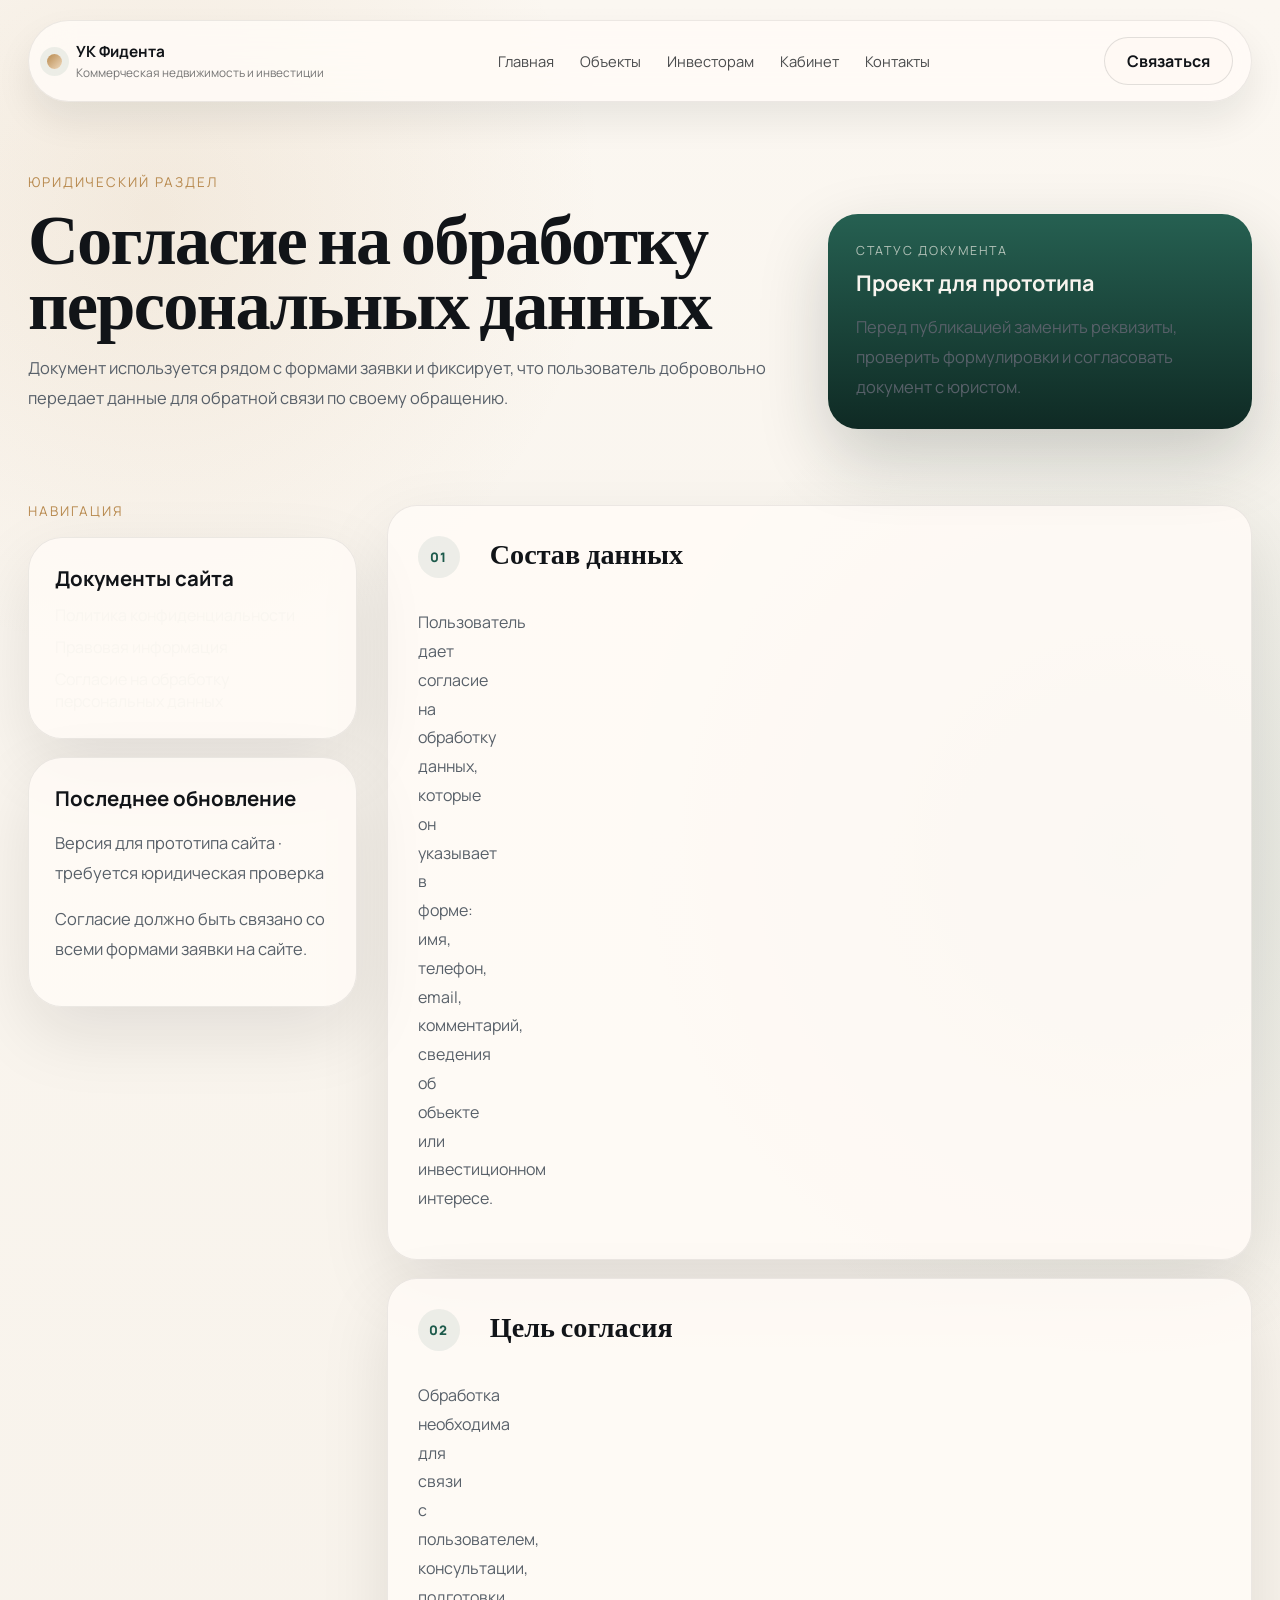
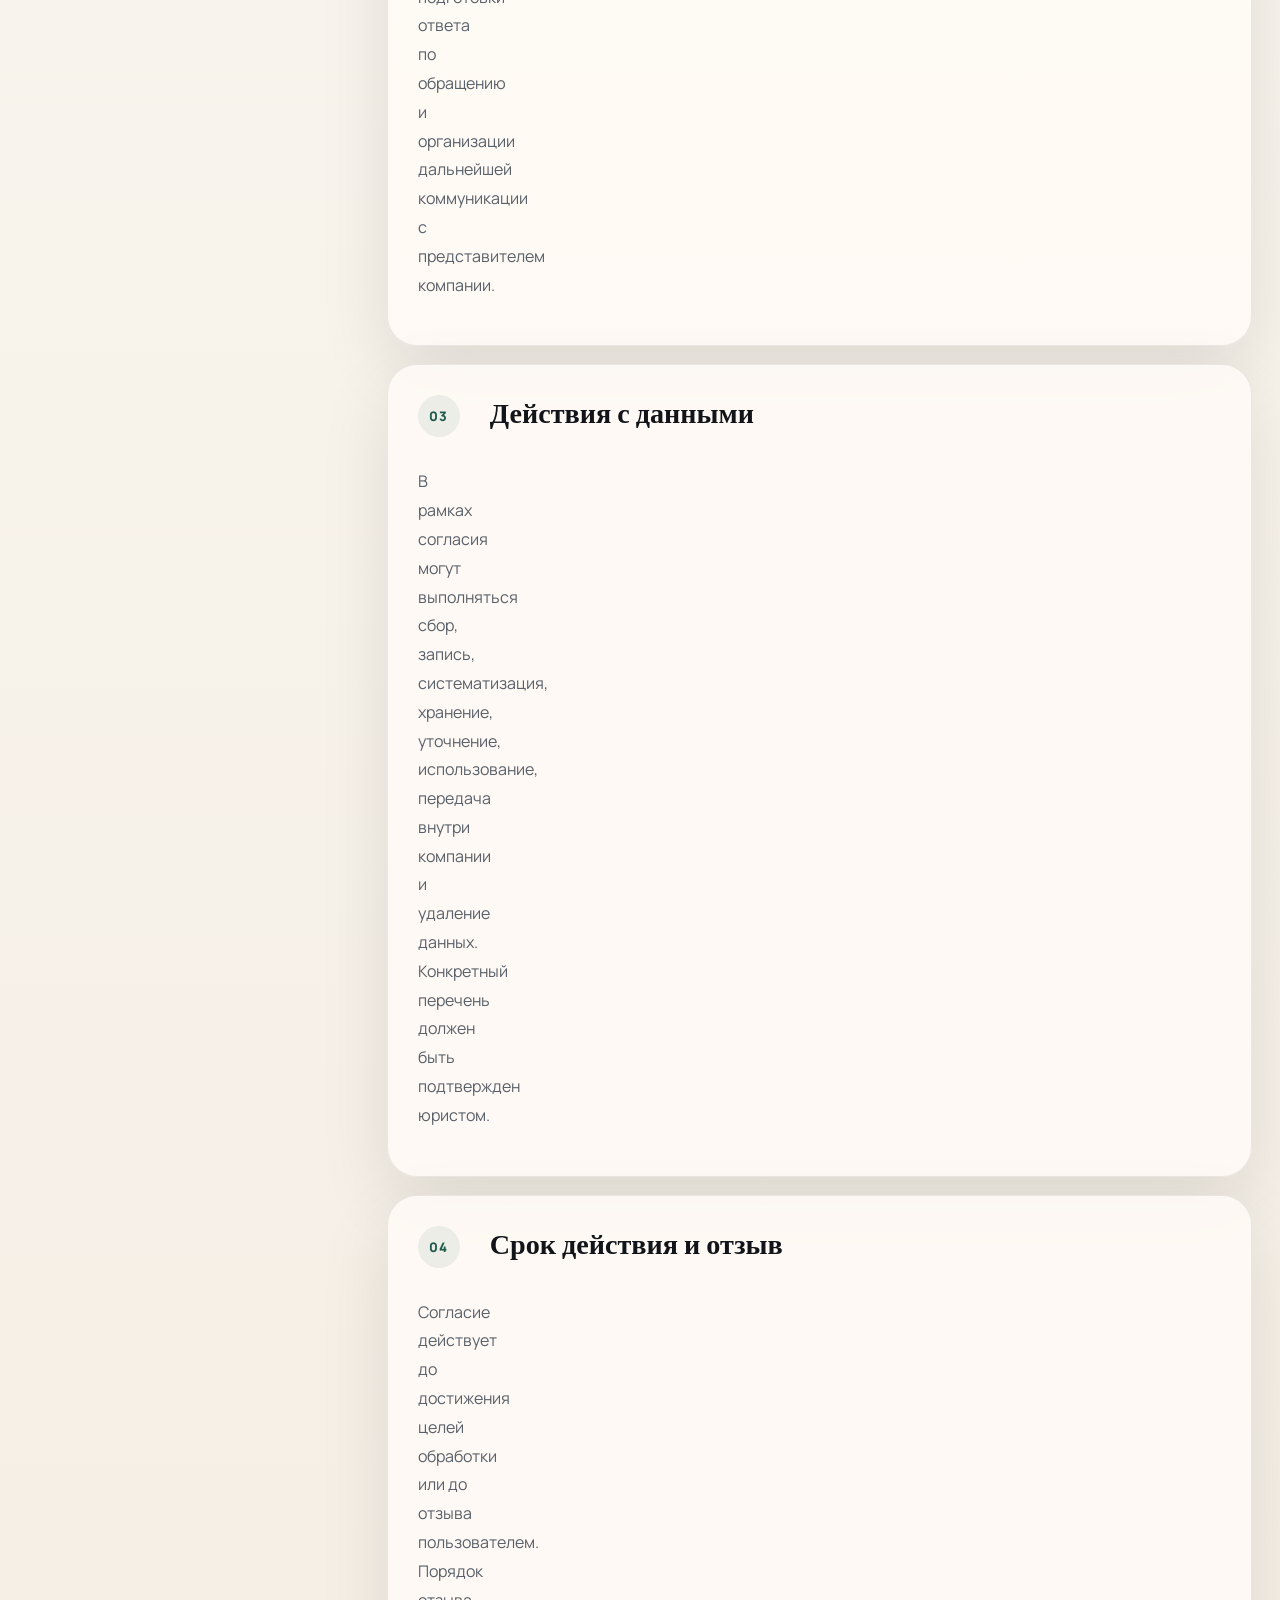
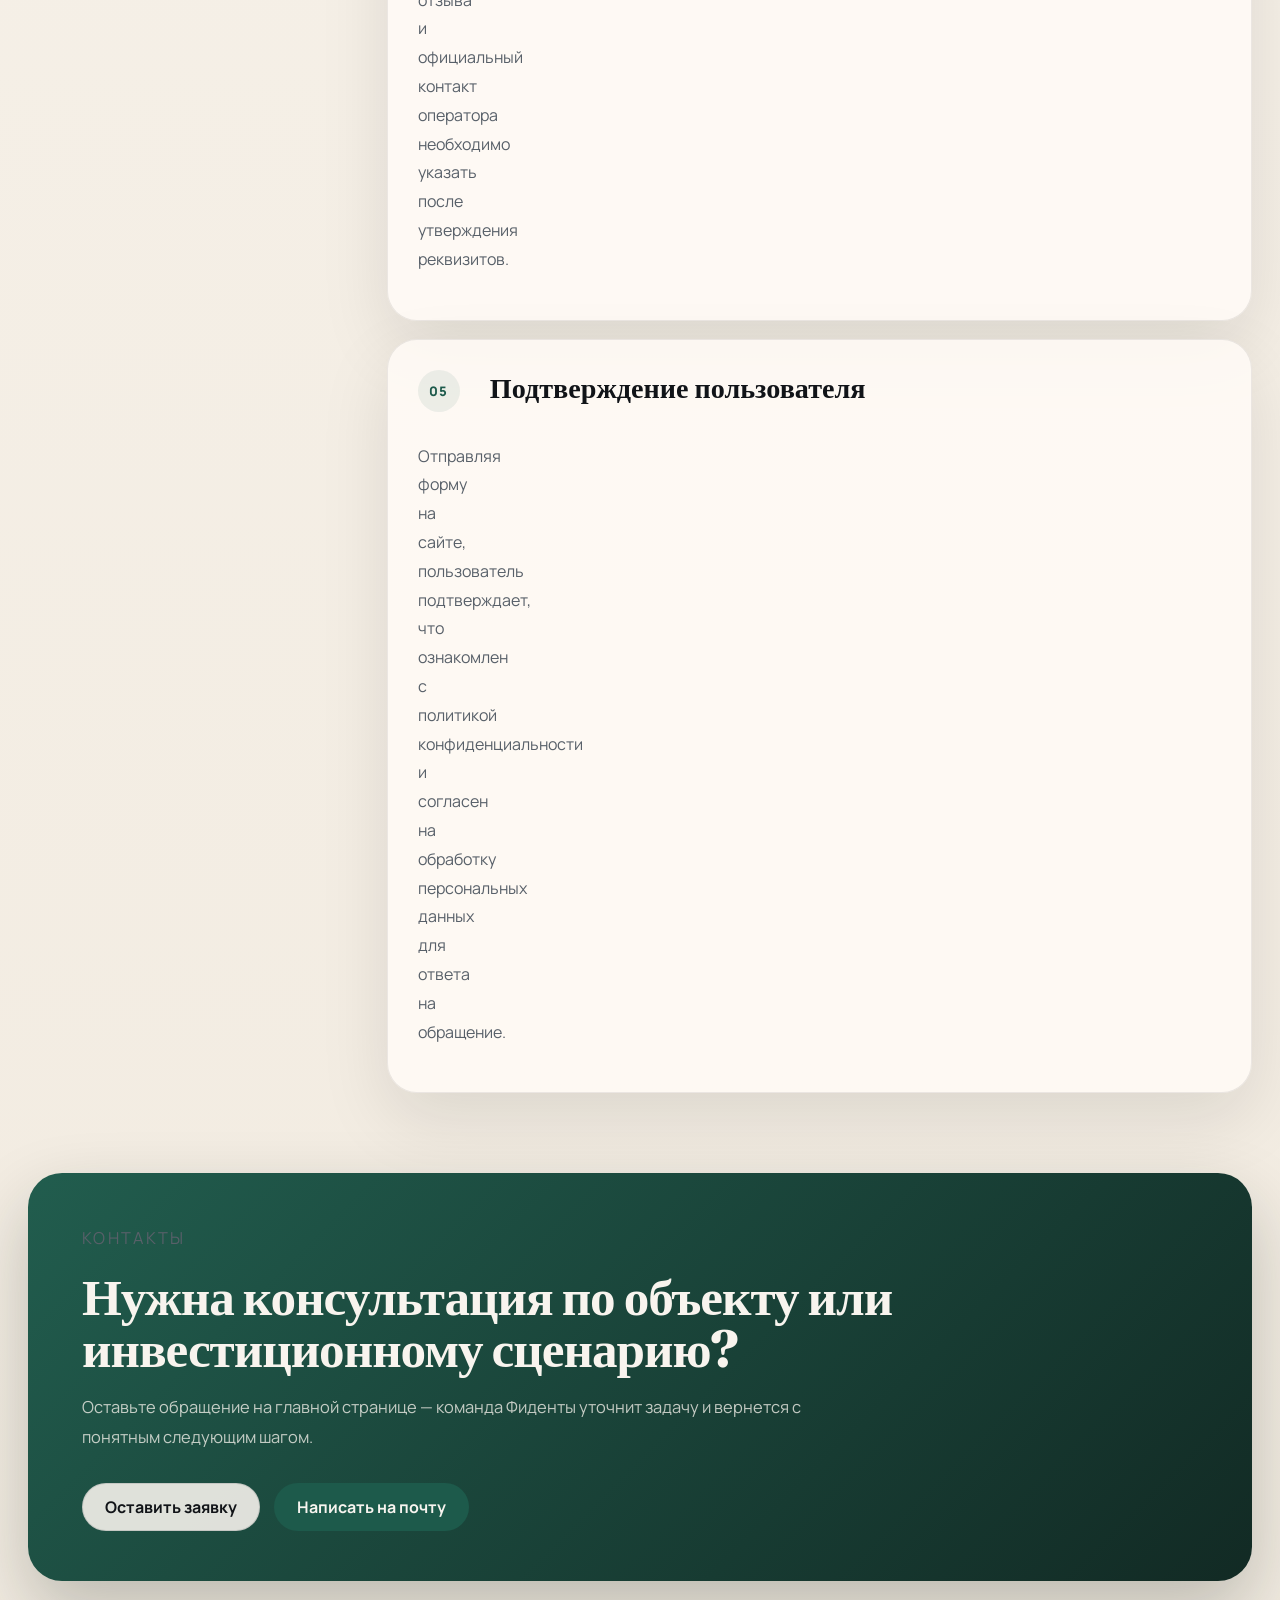
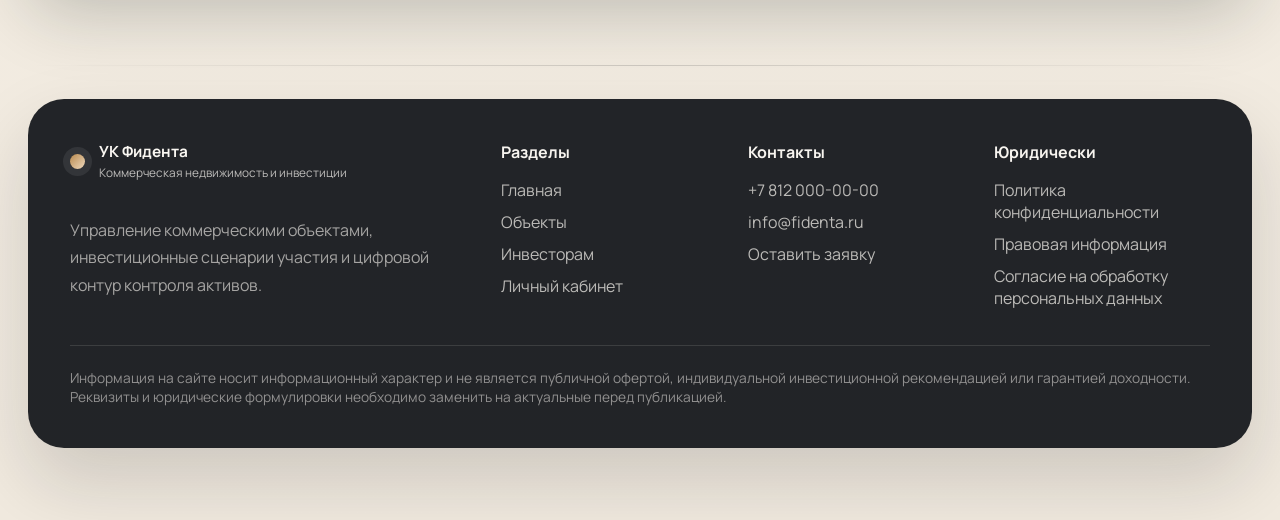
<file: consent.html>
<!doctype html>
<html lang="ru">
<head>
  <meta charset="UTF-8" />
  <meta name="viewport" content="width=device-width, initial-scale=1.0" />
  <title>Согласие на обработку персональных данных — УК Фидента</title>
  <meta name="description" content="Проект согласия пользователя на обработку персональных данных при отправке форм на сайте УК Фидента." />
  <link rel="preconnect" href="https://fonts.googleapis.com" />
  <link rel="preconnect" href="https://fonts.gstatic.com" crossorigin />
  <link href="https://fonts.googleapis.com/css2?family=Manrope:wght@400;500;600;700;800&family=Fraunces:opsz,wght@9..144,600;9..144,700&display=swap" rel="stylesheet" />
  <link rel="stylesheet" href="./styles.css" />
</head>
<body>
<div class="site-shell site-shell-light legal-shell">
  <header class="topbar topbar-light">
    <a class="brand brand-dark" href="./index.html" aria-label="УК Фидента">
      <span class="brand-mark"></span>
      <span class="brand-copy"><strong>УК Фидента</strong><span>Коммерческая недвижимость и инвестиции</span></span>
    </a>
    <nav class="nav nav-dark">
      <a href="./index.html">Главная</a><a href="./objects.html">Объекты</a><a href="./investors.html">Инвесторам</a><a href="./account.html">Кабинет</a><a href="./index.html#contact">Контакты</a>
    </nav>
    <a class="button button-secondary" href="./index.html#contact">Связаться</a>
  </header>
  <nav class="mobile-nav" aria-label="Мобильная навигация">
    <a href="./index.html">Главная</a><a href="./objects.html">Объекты</a><a href="./investors.html">Инвесторам</a><a href="./account.html">ЛК</a><a href="./index.html#contact">Контакты</a>
  </nav>

  <main>
    <section class="legal-hero">
      <div class="legal-hero-copy reveal visible">
        <p class="eyebrow">Юридический раздел</p>
        <h1>Согласие на обработку персональных данных</h1>
        <p>Документ используется рядом с формами заявки и фиксирует, что пользователь добровольно передает данные для обратной связи по своему обращению.</p>
      </div>
      <aside class="legal-status reveal visible delay-1">
        <span>Статус документа</span>
        <strong>Проект для прототипа</strong>
        <p>Перед публикацией заменить реквизиты, проверить формулировки и согласовать документ с юристом.</p>
      </aside>
    </section>

    <section class="legal-layout">
      <aside class="legal-sidebar">
        <p class="eyebrow">Навигация</p>
        <div class="legal-card legal-nav-card">
  <h3>Документы сайта</h3>
  <div class="footer-links">
    <a href="./privacy.html">Политика конфиденциальности</a>
    <a href="./terms.html">Правовая информация</a>
    <a href="./consent.html">Согласие на обработку персональных данных</a>
  </div>
</div>
        <div class="legal-card legal-note-card">
          <h3>Последнее обновление</h3>
          <p>Версия для прототипа сайта · требуется юридическая проверка</p>
          <p>Согласие должно быть связано со всеми формами заявки на сайте.</p>
        </div>
      </aside>
      <div class="legal-content premium-legal-content">
        <article class="legal-doc"><span>01</span><h2>Состав данных</h2><p>Пользователь дает согласие на обработку данных, которые он указывает в форме: имя, телефон, email, комментарий, сведения об объекте или инвестиционном интересе.</p></article><article class="legal-doc"><span>02</span><h2>Цель согласия</h2><p>Обработка необходима для связи с пользователем, консультации, подготовки ответа по обращению и организации дальнейшей коммуникации с представителем компании.</p></article><article class="legal-doc"><span>03</span><h2>Действия с данными</h2><p>В рамках согласия могут выполняться сбор, запись, систематизация, хранение, уточнение, использование, передача внутри компании и удаление данных. Конкретный перечень должен быть подтвержден юристом.</p></article><article class="legal-doc"><span>04</span><h2>Срок действия и отзыв</h2><p>Согласие действует до достижения целей обработки или до отзыва пользователем. Порядок отзыва и официальный контакт оператора необходимо указать после утверждения реквизитов.</p></article><article class="legal-doc"><span>05</span><h2>Подтверждение пользователя</h2><p>Отправляя форму на сайте, пользователь подтверждает, что ознакомлен с политикой конфиденциальности и согласен на обработку персональных данных для ответа на обращение.</p></article>
      </div>
    </section>

    <section class="section legal-cta-section">
      <div class="callout-wrap reveal">
        <p class="eyebrow">Контакты</p>
        <h2>Нужна консультация по объекту или инвестиционному сценарию?</h2>
        <p>Оставьте обращение на главной странице — команда Фиденты уточнит задачу и вернется с понятным следующим шагом.</p>
        <div class="hero-actions"><a class="button button-secondary" href="./index.html#contact">Оставить заявку</a><a class="button" href="mailto:info@fidenta.ru">Написать на почту</a></div>
      </div>
    </section>
  </main>

  <footer class="footer">
    <div class="footer-inner">
      <div class="footer-brand">
        <a class="brand" href="./index.html" aria-label="УК Фидента"><span class="brand-mark"></span><span class="brand-copy"><strong>УК Фидента</strong><span>Коммерческая недвижимость и инвестиции</span></span></a>
        <p>Управление коммерческими объектами, инвестиционные сценарии участия и цифровой контур контроля активов.</p>
      </div>
      <div><h3>Разделы</h3><div class="footer-links"><a href="./index.html">Главная</a><a href="./objects.html">Объекты</a><a href="./investors.html">Инвесторам</a><a href="./account.html">Личный кабинет</a></div></div>
      <div><h3>Контакты</h3><div class="footer-links"><a href="tel:+78120000000">+7 812 000-00-00</a><a href="mailto:info@fidenta.ru">info@fidenta.ru</a><a href="./index.html#contact">Оставить заявку</a></div></div>
      <div><h3>Юридически</h3><div class="footer-links"><a href="./privacy.html">Политика конфиденциальности</a><a href="./terms.html">Правовая информация</a><a href="./consent.html">Согласие на обработку персональных данных</a></div></div>
      <div class="footer-legal-note">Информация на сайте носит информационный характер и не является публичной офертой, индивидуальной инвестиционной рекомендацией или гарантией доходности. Реквизиты и юридические формулировки необходимо заменить на актуальные перед публикацией.</div>
    </div>
  </footer>
</div>
<script src="./app.js"></script>
</body>
</html>
</file>
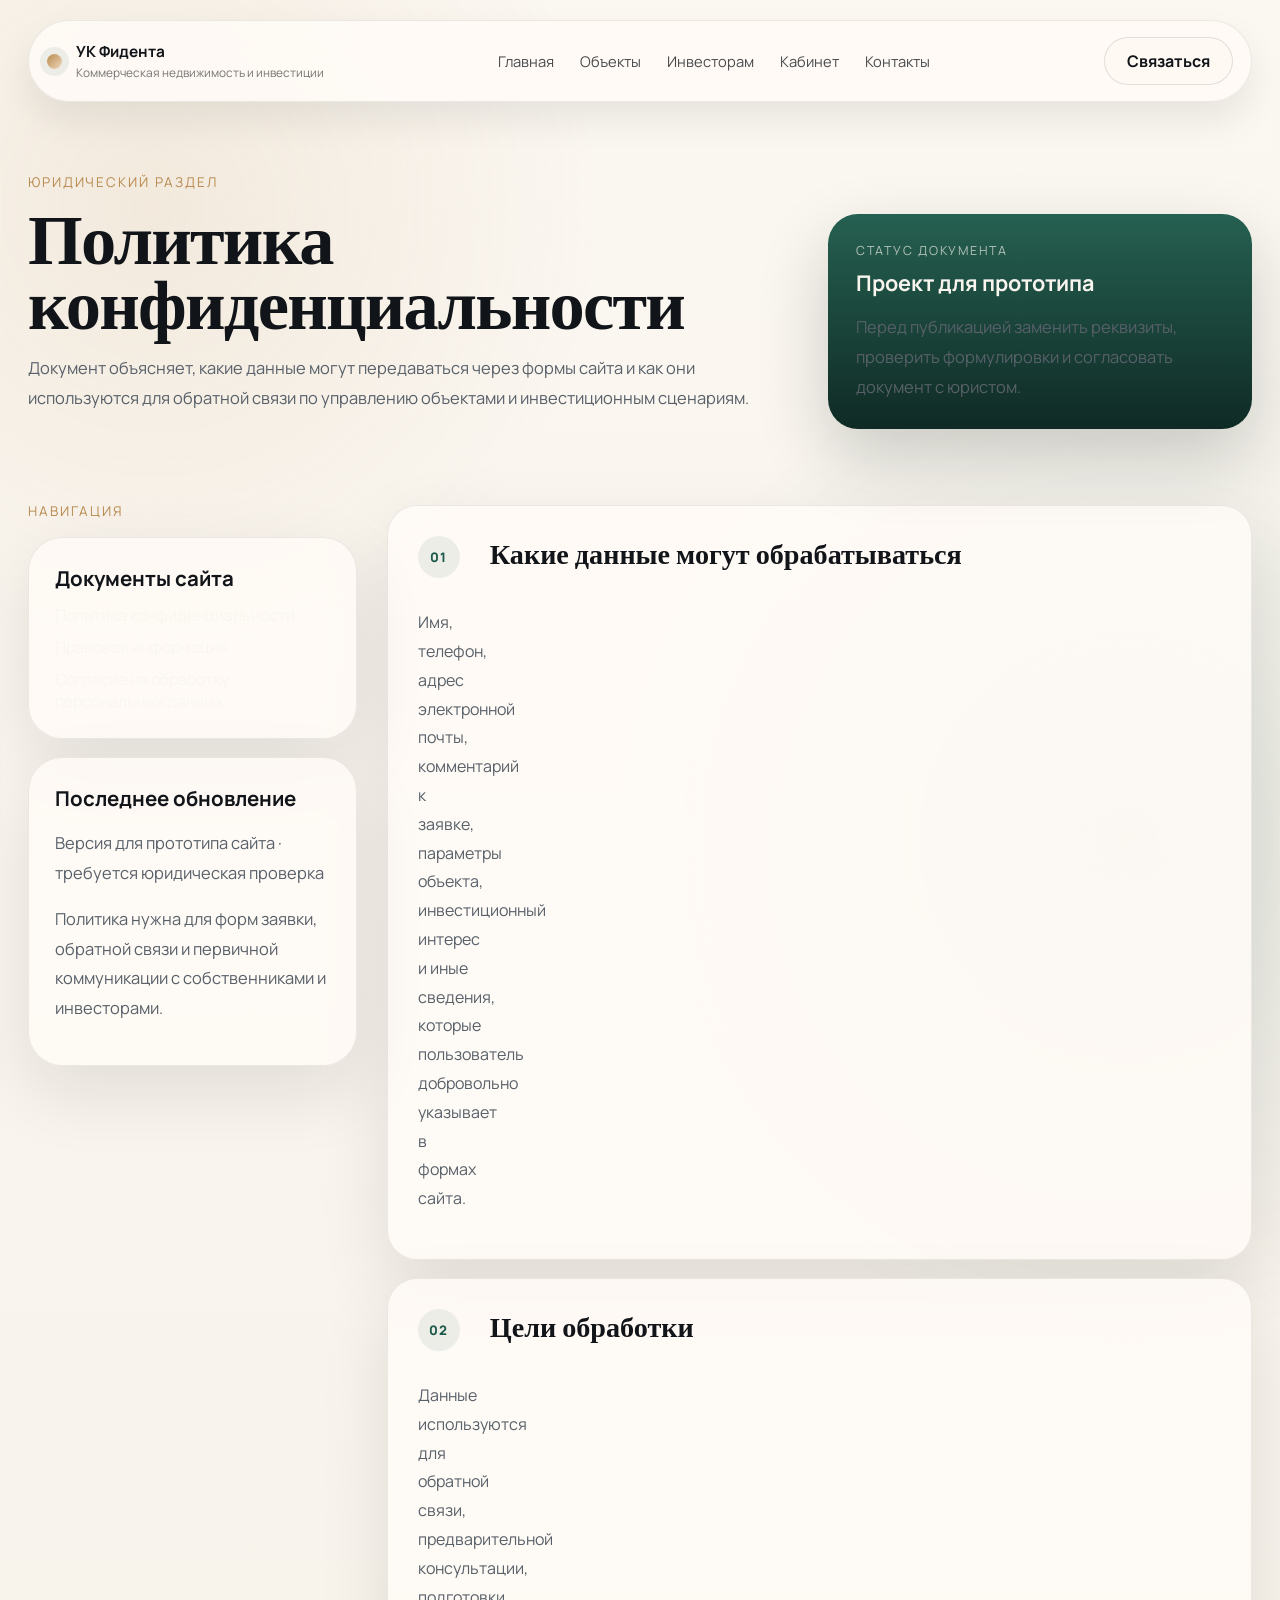
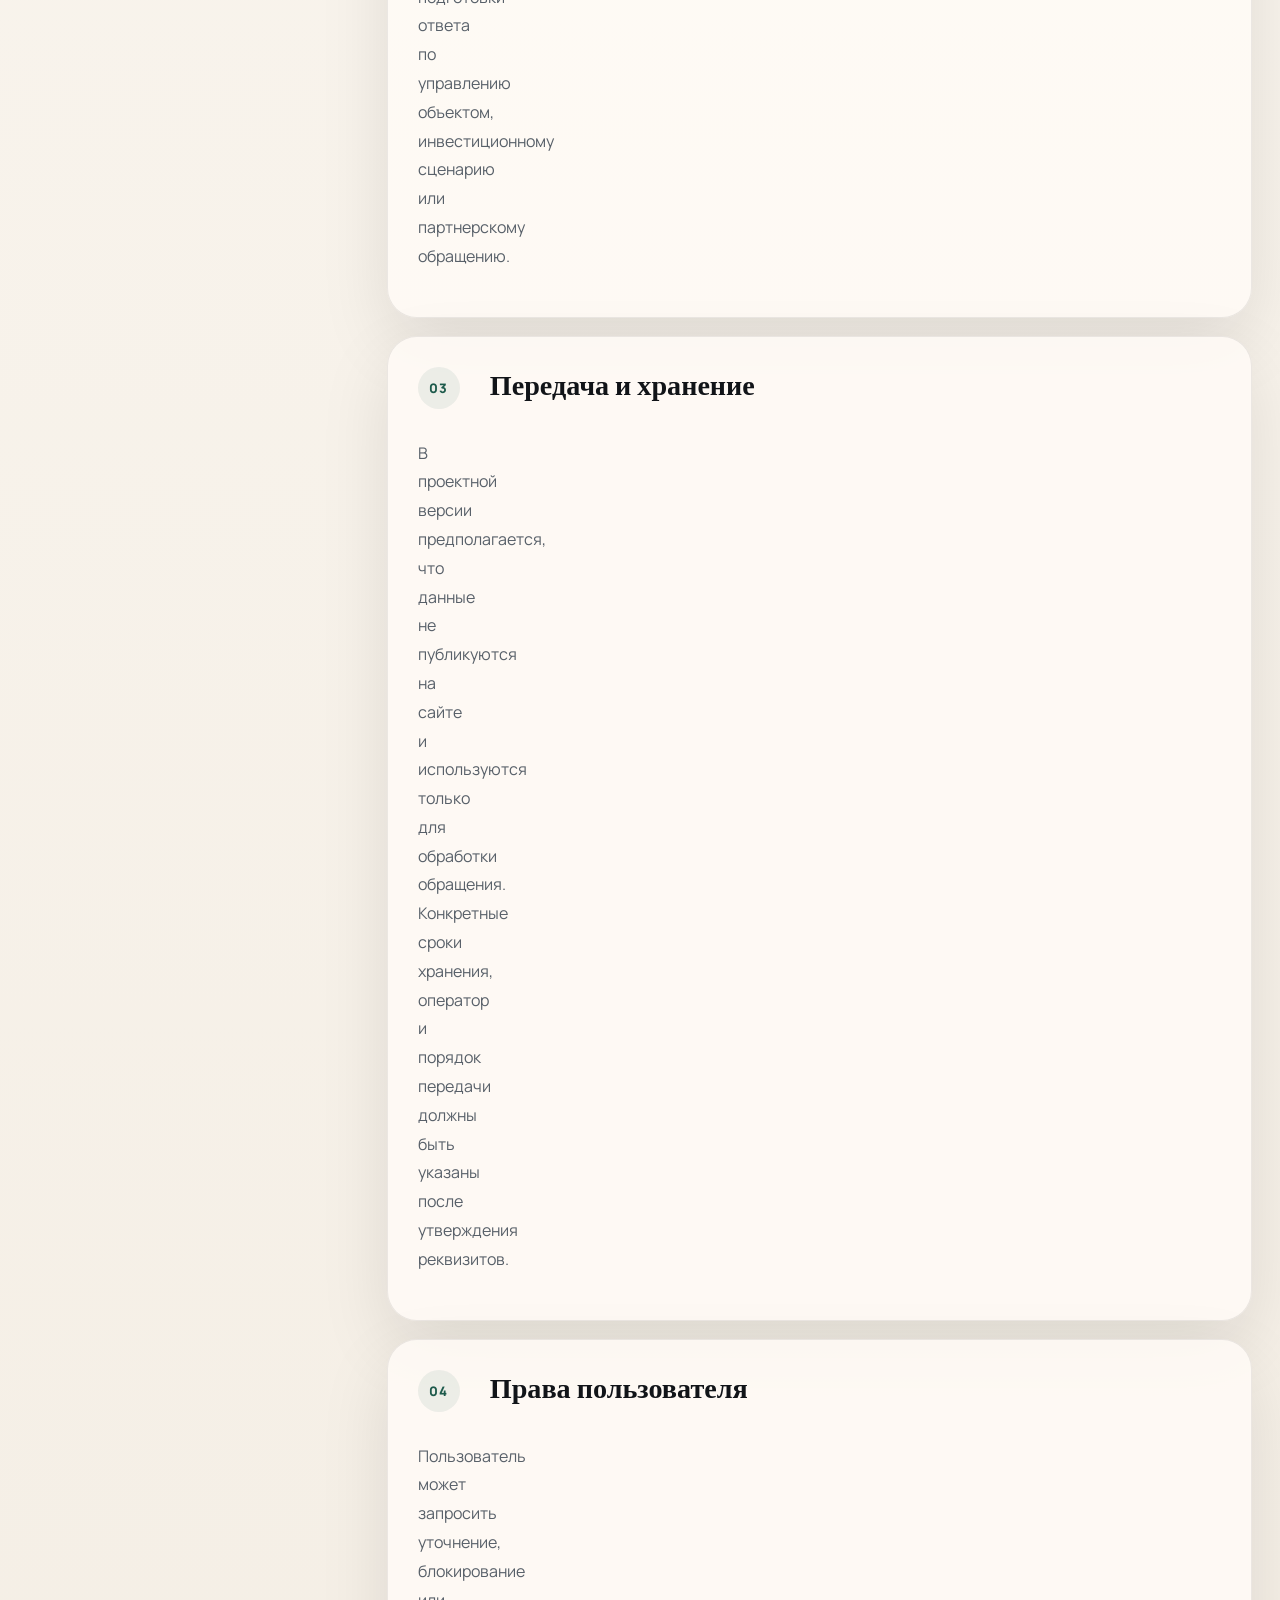
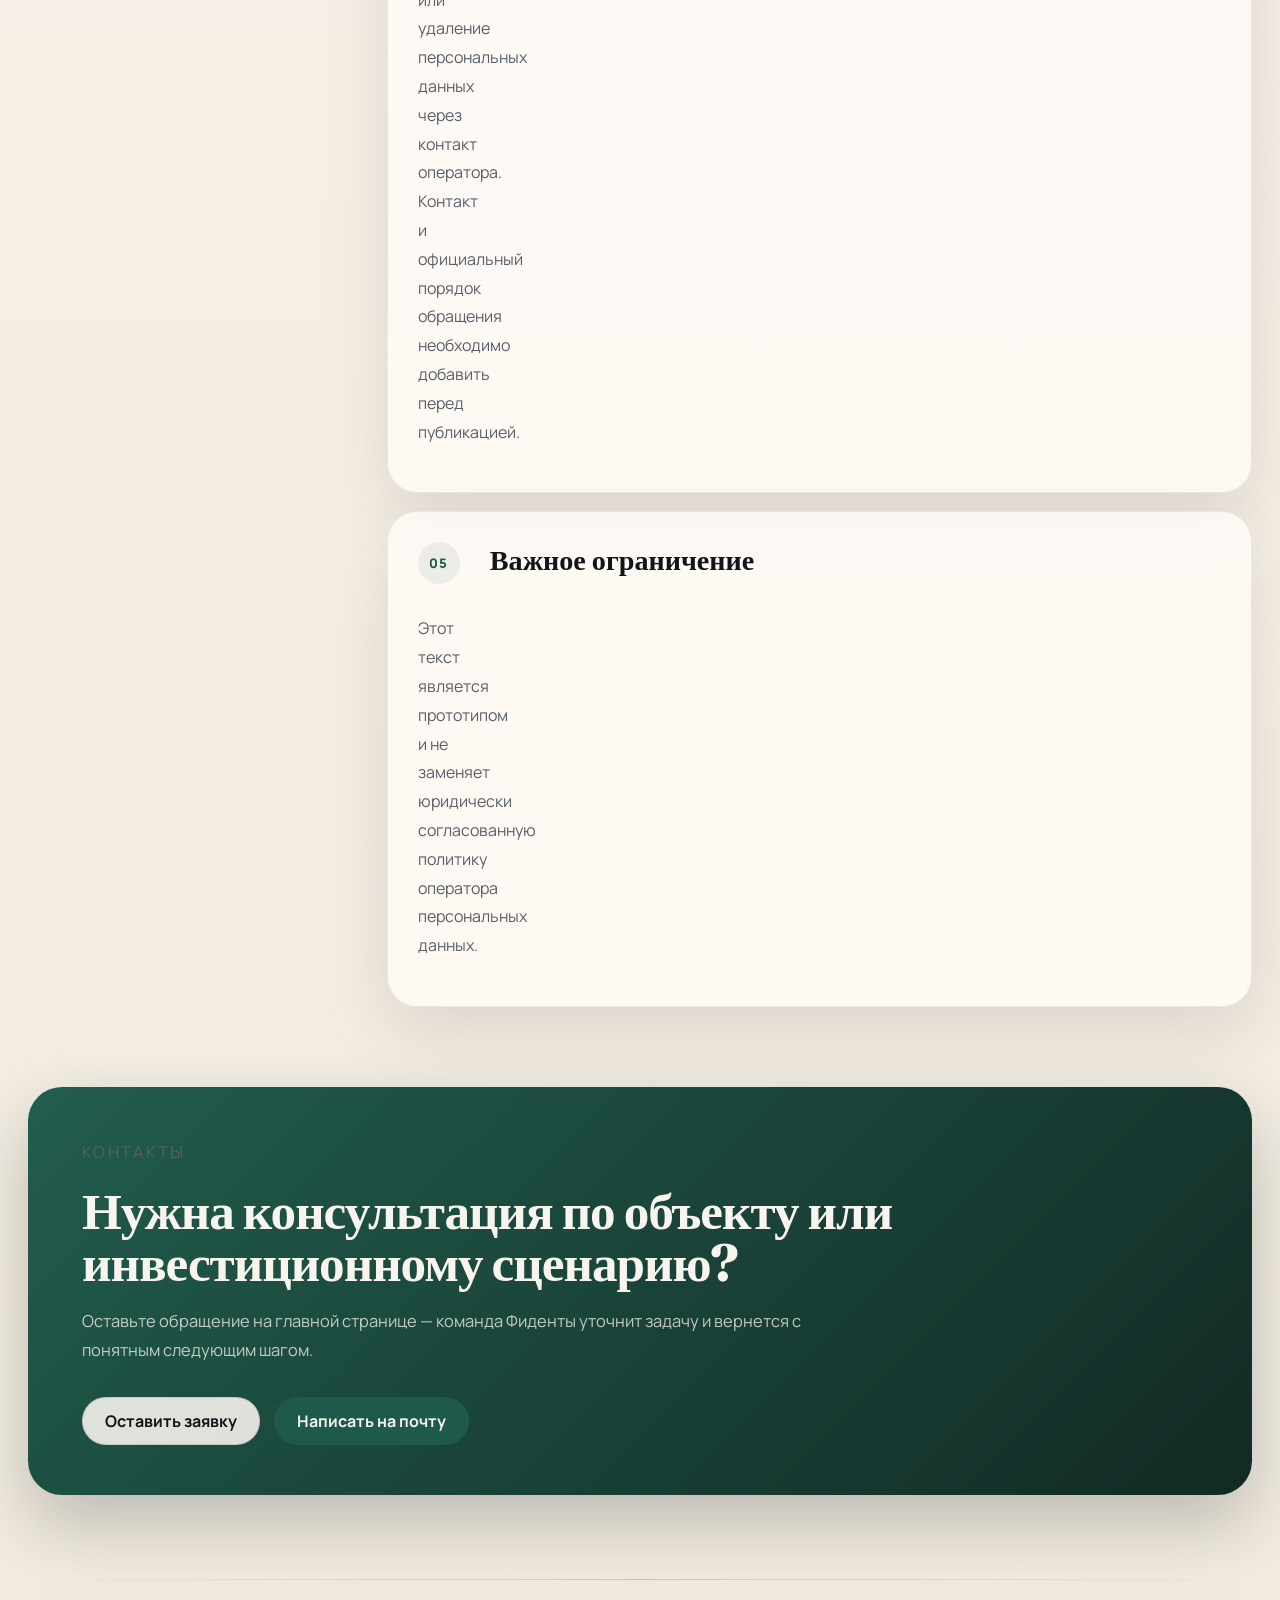
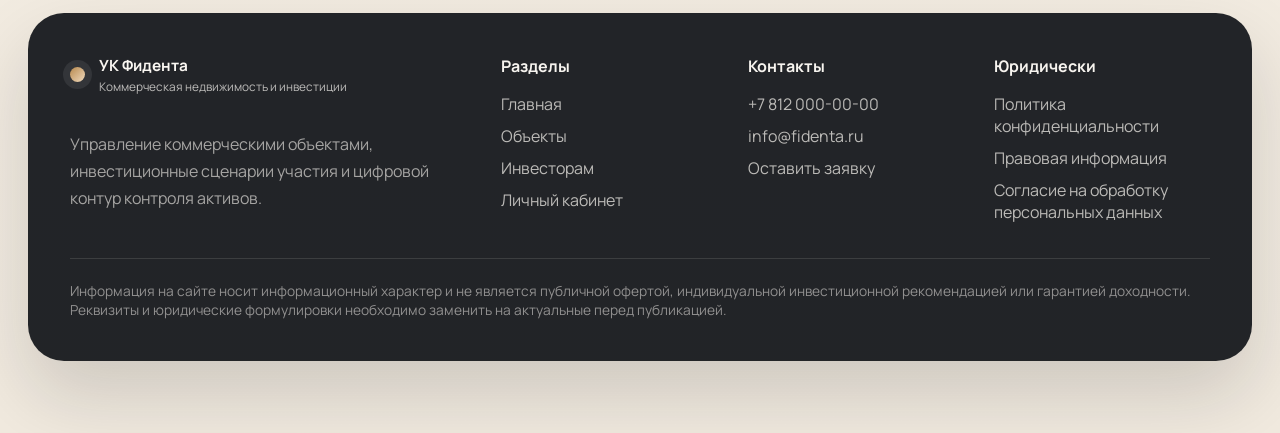
<file: privacy.html>
<!doctype html>
<html lang="ru">
<head>
  <meta charset="UTF-8" />
  <meta name="viewport" content="width=device-width, initial-scale=1.0" />
  <title>Политика конфиденциальности — УК Фидента</title>
  <meta name="description" content="Проект политики конфиденциальности для сайта УК Фидента: какие данные могут обрабатываться, для чего они нужны и как пользователь может обратиться к оператору." />
  <link rel="preconnect" href="https://fonts.googleapis.com" />
  <link rel="preconnect" href="https://fonts.gstatic.com" crossorigin />
  <link href="https://fonts.googleapis.com/css2?family=Manrope:wght@400;500;600;700;800&family=Fraunces:opsz,wght@9..144,600;9..144,700&display=swap" rel="stylesheet" />
  <link rel="stylesheet" href="./styles.css" />
</head>
<body>
<div class="site-shell site-shell-light legal-shell">
  <header class="topbar topbar-light">
    <a class="brand brand-dark" href="./index.html" aria-label="УК Фидента">
      <span class="brand-mark"></span>
      <span class="brand-copy"><strong>УК Фидента</strong><span>Коммерческая недвижимость и инвестиции</span></span>
    </a>
    <nav class="nav nav-dark">
      <a href="./index.html">Главная</a><a href="./objects.html">Объекты</a><a href="./investors.html">Инвесторам</a><a href="./account.html">Кабинет</a><a href="./index.html#contact">Контакты</a>
    </nav>
    <a class="button button-secondary" href="./index.html#contact">Связаться</a>
  </header>
  <nav class="mobile-nav" aria-label="Мобильная навигация">
    <a href="./index.html">Главная</a><a href="./objects.html">Объекты</a><a href="./investors.html">Инвесторам</a><a href="./account.html">ЛК</a><a href="./index.html#contact">Контакты</a>
  </nav>

  <main>
    <section class="legal-hero">
      <div class="legal-hero-copy reveal visible">
        <p class="eyebrow">Юридический раздел</p>
        <h1>Политика конфиденциальности</h1>
        <p>Документ объясняет, какие данные могут передаваться через формы сайта и как они используются для обратной связи по управлению объектами и инвестиционным сценариям.</p>
      </div>
      <aside class="legal-status reveal visible delay-1">
        <span>Статус документа</span>
        <strong>Проект для прототипа</strong>
        <p>Перед публикацией заменить реквизиты, проверить формулировки и согласовать документ с юристом.</p>
      </aside>
    </section>

    <section class="legal-layout">
      <aside class="legal-sidebar">
        <p class="eyebrow">Навигация</p>
        <div class="legal-card legal-nav-card">
  <h3>Документы сайта</h3>
  <div class="footer-links">
    <a href="./privacy.html">Политика конфиденциальности</a>
    <a href="./terms.html">Правовая информация</a>
    <a href="./consent.html">Согласие на обработку персональных данных</a>
  </div>
</div>
        <div class="legal-card legal-note-card">
          <h3>Последнее обновление</h3>
          <p>Версия для прототипа сайта · требуется юридическая проверка</p>
          <p>Политика нужна для форм заявки, обратной связи и первичной коммуникации с собственниками и инвесторами.</p>
        </div>
      </aside>
      <div class="legal-content premium-legal-content">
        <article class="legal-doc"><span>01</span><h2>Какие данные могут обрабатываться</h2><p>Имя, телефон, адрес электронной почты, комментарий к заявке, параметры объекта, инвестиционный интерес и иные сведения, которые пользователь добровольно указывает в формах сайта.</p></article><article class="legal-doc"><span>02</span><h2>Цели обработки</h2><p>Данные используются для обратной связи, предварительной консультации, подготовки ответа по управлению объектом, инвестиционному сценарию или партнерскому обращению.</p></article><article class="legal-doc"><span>03</span><h2>Передача и хранение</h2><p>В проектной версии предполагается, что данные не публикуются на сайте и используются только для обработки обращения. Конкретные сроки хранения, оператор и порядок передачи должны быть указаны после утверждения реквизитов.</p></article><article class="legal-doc"><span>04</span><h2>Права пользователя</h2><p>Пользователь может запросить уточнение, блокирование или удаление персональных данных через контакт оператора. Контакт и официальный порядок обращения необходимо добавить перед публикацией.</p></article><article class="legal-doc"><span>05</span><h2>Важное ограничение</h2><p>Этот текст является прототипом и не заменяет юридически согласованную политику оператора персональных данных.</p></article>
      </div>
    </section>

    <section class="section legal-cta-section">
      <div class="callout-wrap reveal">
        <p class="eyebrow">Контакты</p>
        <h2>Нужна консультация по объекту или инвестиционному сценарию?</h2>
        <p>Оставьте обращение на главной странице — команда Фиденты уточнит задачу и вернется с понятным следующим шагом.</p>
        <div class="hero-actions"><a class="button button-secondary" href="./index.html#contact">Оставить заявку</a><a class="button" href="mailto:info@fidenta.ru">Написать на почту</a></div>
      </div>
    </section>
  </main>

  <footer class="footer">
    <div class="footer-inner">
      <div class="footer-brand">
        <a class="brand" href="./index.html" aria-label="УК Фидента"><span class="brand-mark"></span><span class="brand-copy"><strong>УК Фидента</strong><span>Коммерческая недвижимость и инвестиции</span></span></a>
        <p>Управление коммерческими объектами, инвестиционные сценарии участия и цифровой контур контроля активов.</p>
      </div>
      <div><h3>Разделы</h3><div class="footer-links"><a href="./index.html">Главная</a><a href="./objects.html">Объекты</a><a href="./investors.html">Инвесторам</a><a href="./account.html">Личный кабинет</a></div></div>
      <div><h3>Контакты</h3><div class="footer-links"><a href="tel:+78120000000">+7 812 000-00-00</a><a href="mailto:info@fidenta.ru">info@fidenta.ru</a><a href="./index.html#contact">Оставить заявку</a></div></div>
      <div><h3>Юридически</h3><div class="footer-links"><a href="./privacy.html">Политика конфиденциальности</a><a href="./terms.html">Правовая информация</a><a href="./consent.html">Согласие на обработку персональных данных</a></div></div>
      <div class="footer-legal-note">Информация на сайте носит информационный характер и не является публичной офертой, индивидуальной инвестиционной рекомендацией или гарантией доходности. Реквизиты и юридические формулировки необходимо заменить на актуальные перед публикацией.</div>
    </div>
  </footer>
</div>
<script src="./app.js"></script>
</body>
</html>
</file>
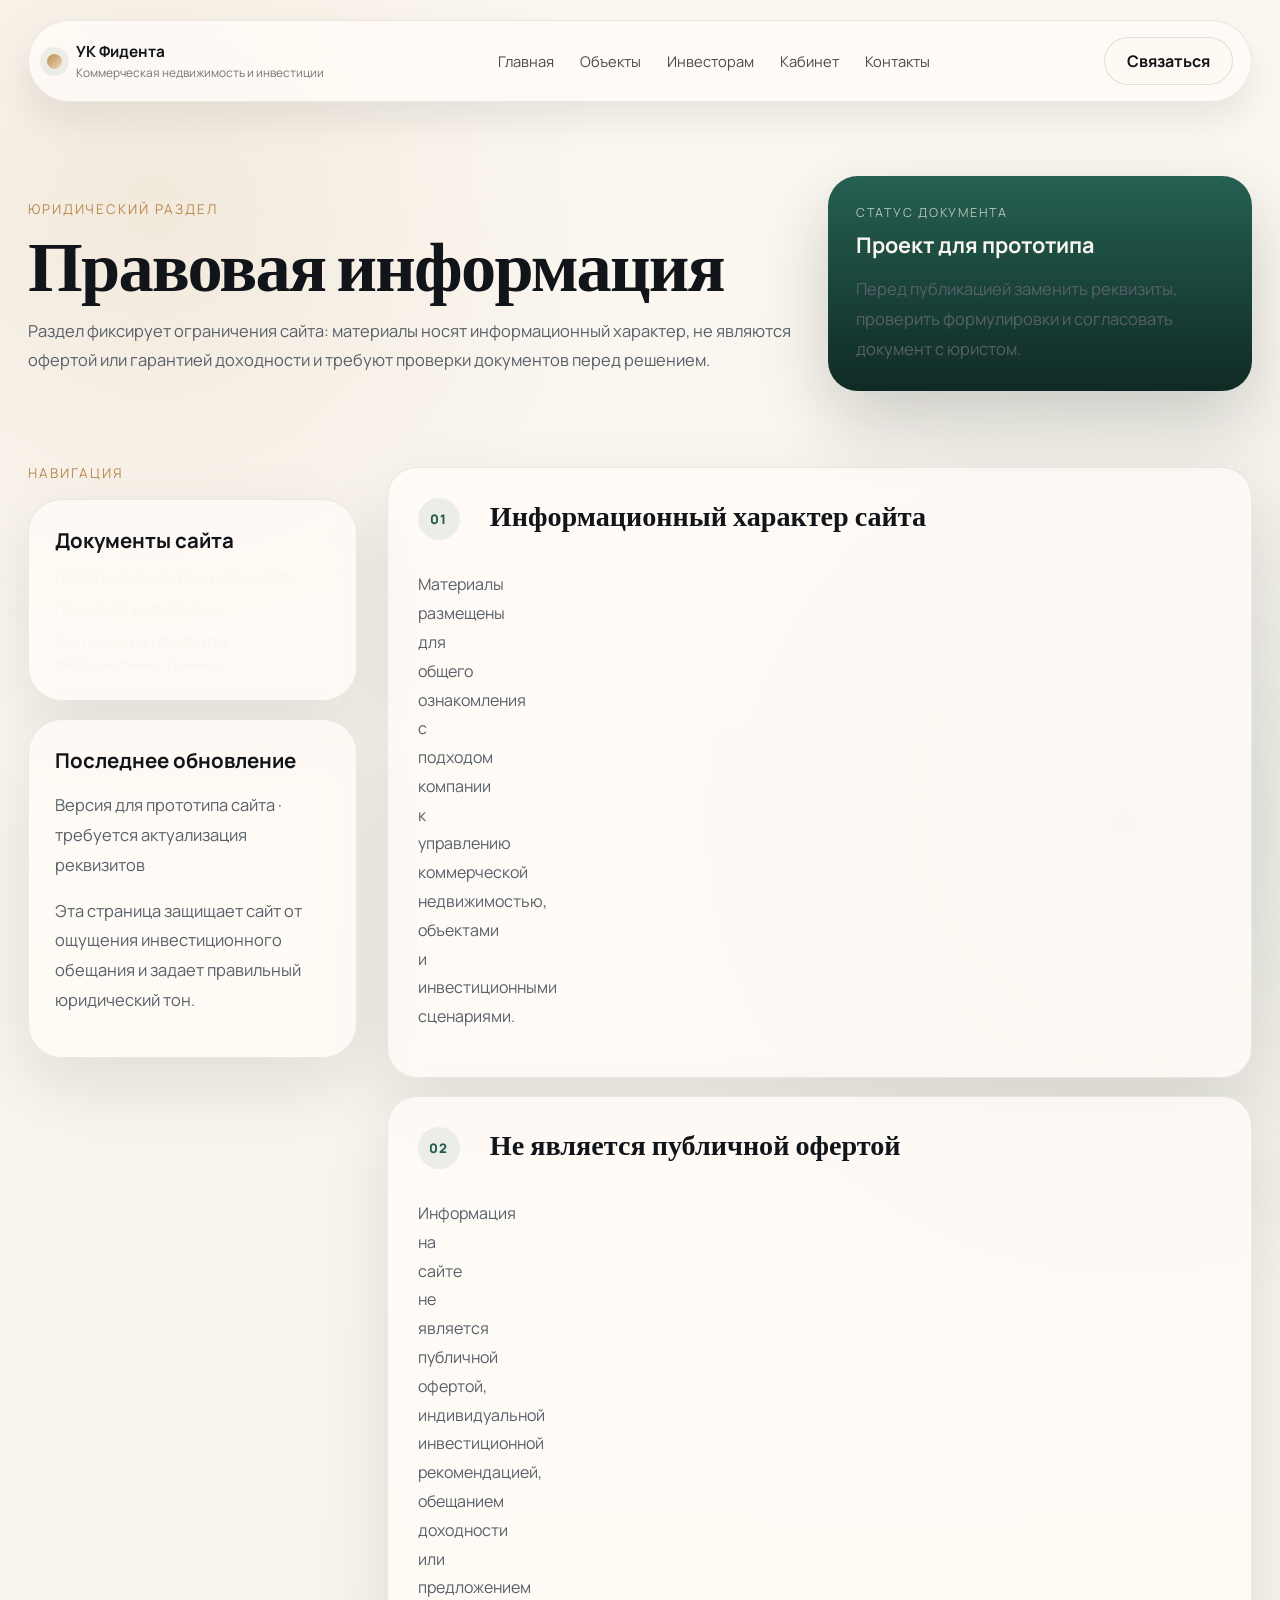
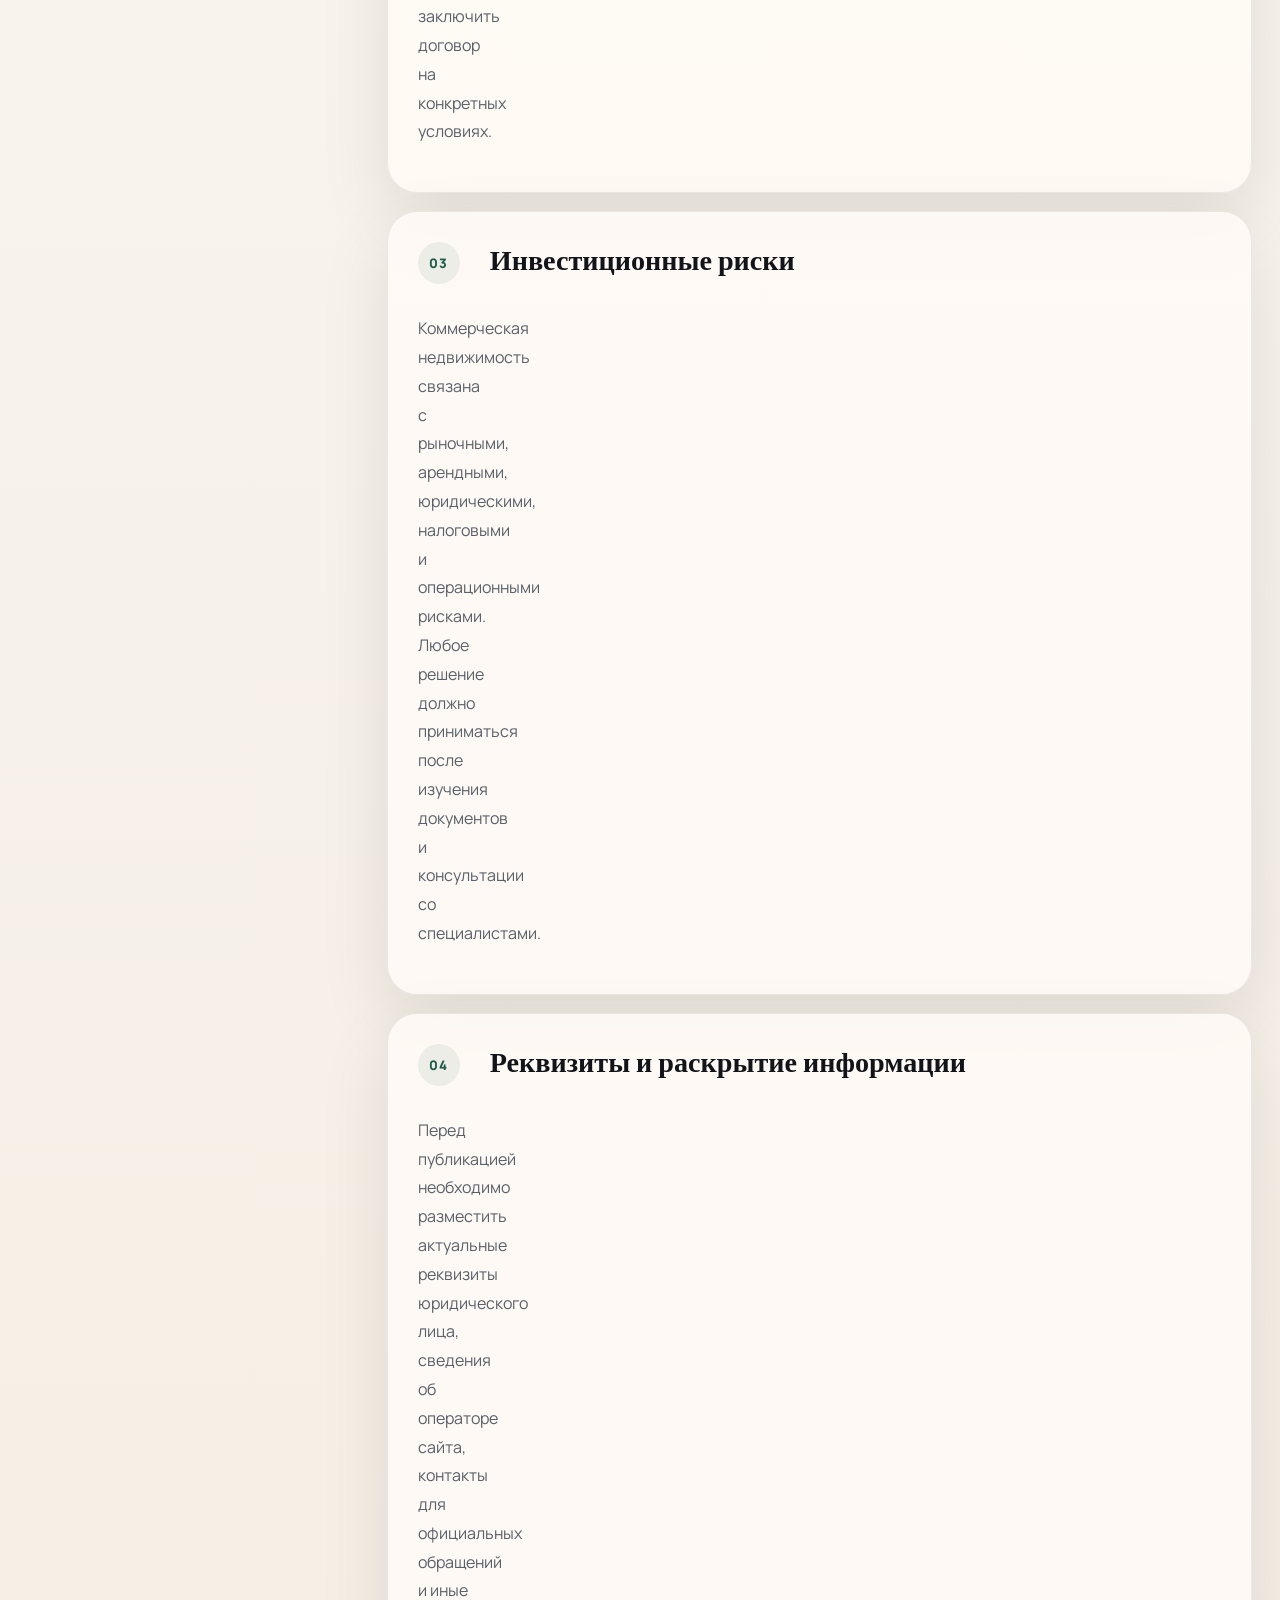
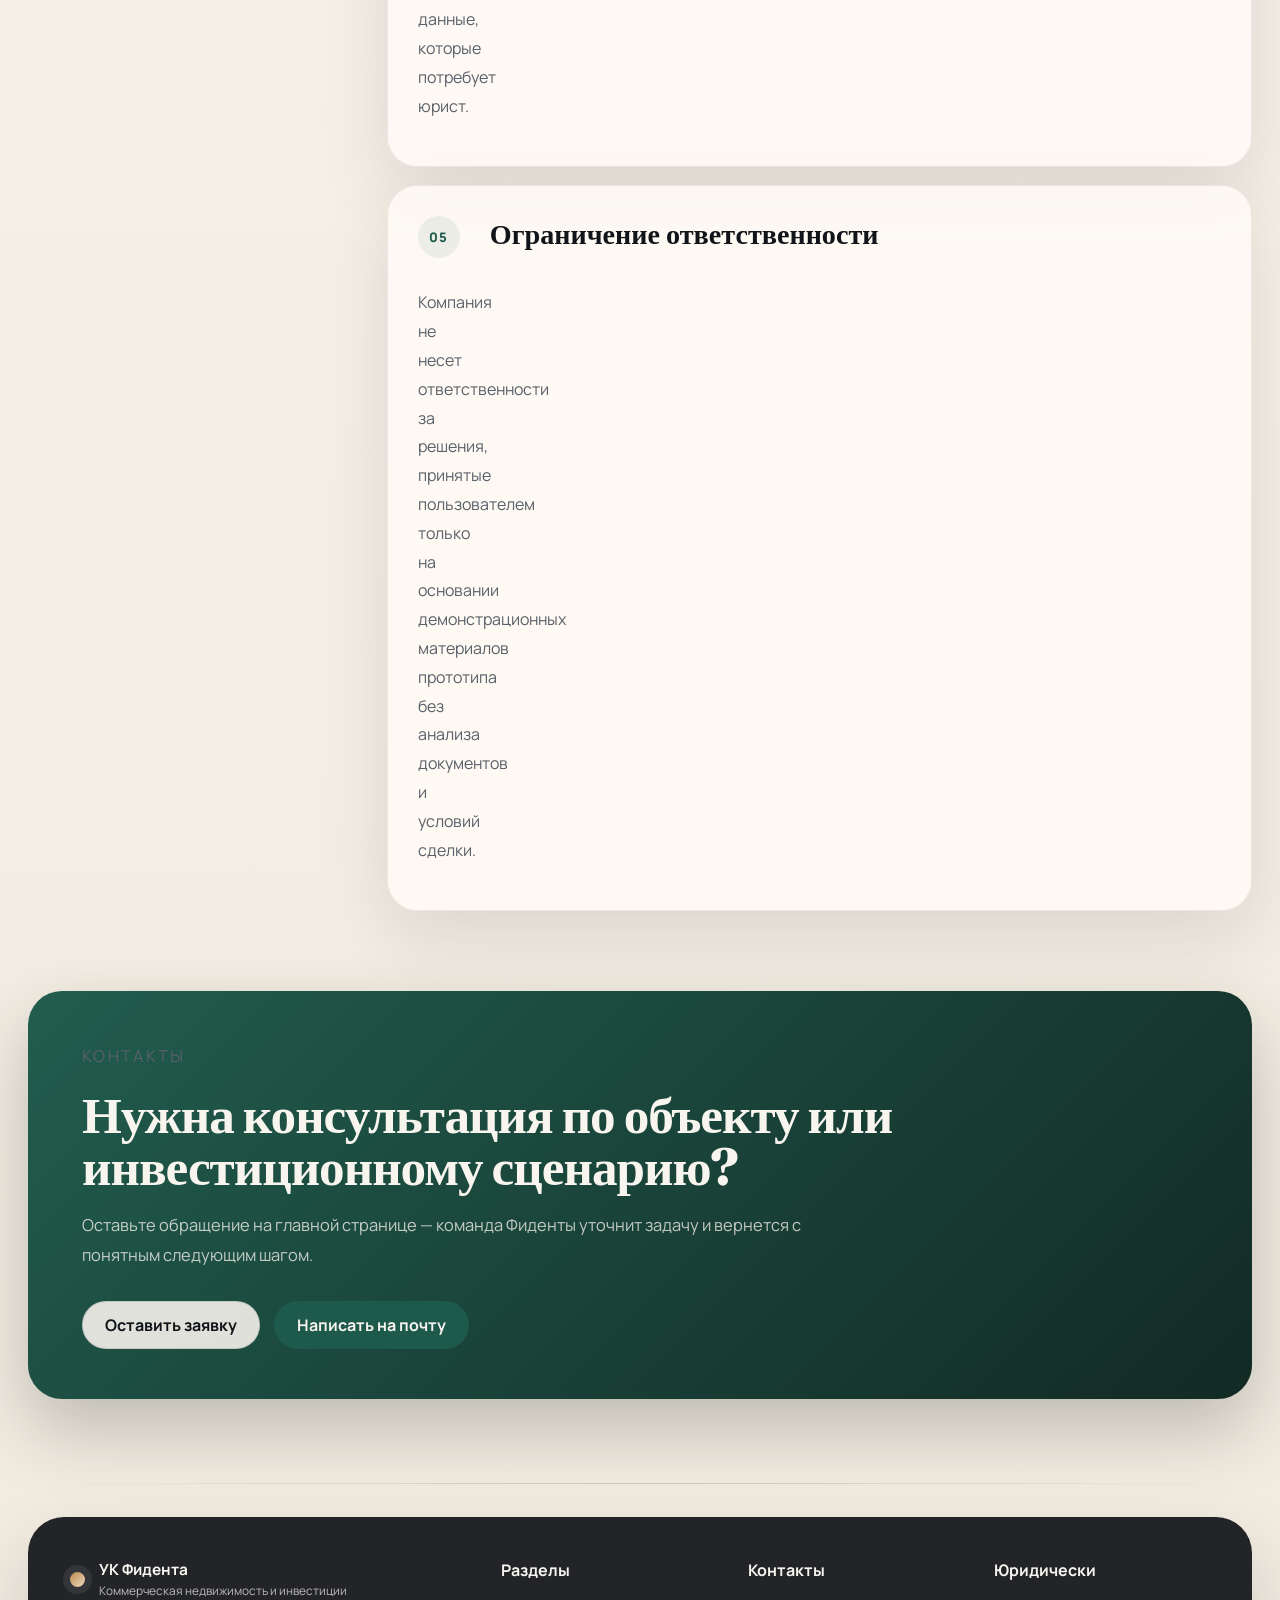
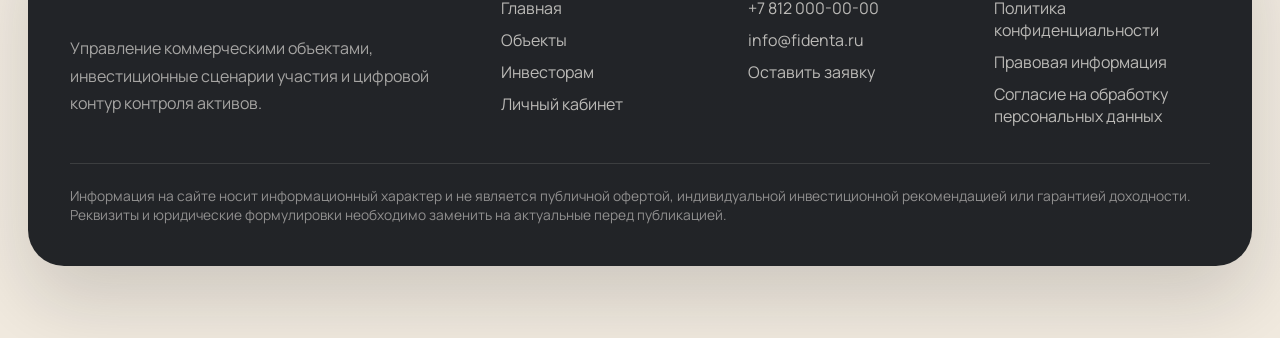
<file: terms.html>
<!doctype html>
<html lang="ru">
<head>
  <meta charset="UTF-8" />
  <meta name="viewport" content="width=device-width, initial-scale=1.0" />
  <title>Правовая информация — УК Фидента</title>
  <meta name="description" content="Юридическая информация сайта УК Фидента: информационный характер материалов, отсутствие публичной оферты, инвестиционные риски и место для реквизитов." />
  <link rel="preconnect" href="https://fonts.googleapis.com" />
  <link rel="preconnect" href="https://fonts.gstatic.com" crossorigin />
  <link href="https://fonts.googleapis.com/css2?family=Manrope:wght@400;500;600;700;800&family=Fraunces:opsz,wght@9..144,600;9..144,700&display=swap" rel="stylesheet" />
  <link rel="stylesheet" href="./styles.css" />
</head>
<body>
<div class="site-shell site-shell-light legal-shell">
  <header class="topbar topbar-light">
    <a class="brand brand-dark" href="./index.html" aria-label="УК Фидента">
      <span class="brand-mark"></span>
      <span class="brand-copy"><strong>УК Фидента</strong><span>Коммерческая недвижимость и инвестиции</span></span>
    </a>
    <nav class="nav nav-dark">
      <a href="./index.html">Главная</a><a href="./objects.html">Объекты</a><a href="./investors.html">Инвесторам</a><a href="./account.html">Кабинет</a><a href="./index.html#contact">Контакты</a>
    </nav>
    <a class="button button-secondary" href="./index.html#contact">Связаться</a>
  </header>
  <nav class="mobile-nav" aria-label="Мобильная навигация">
    <a href="./index.html">Главная</a><a href="./objects.html">Объекты</a><a href="./investors.html">Инвесторам</a><a href="./account.html">ЛК</a><a href="./index.html#contact">Контакты</a>
  </nav>

  <main>
    <section class="legal-hero">
      <div class="legal-hero-copy reveal visible">
        <p class="eyebrow">Юридический раздел</p>
        <h1>Правовая информация</h1>
        <p>Раздел фиксирует ограничения сайта: материалы носят информационный характер, не являются офертой или гарантией доходности и требуют проверки документов перед решением.</p>
      </div>
      <aside class="legal-status reveal visible delay-1">
        <span>Статус документа</span>
        <strong>Проект для прототипа</strong>
        <p>Перед публикацией заменить реквизиты, проверить формулировки и согласовать документ с юристом.</p>
      </aside>
    </section>

    <section class="legal-layout">
      <aside class="legal-sidebar">
        <p class="eyebrow">Навигация</p>
        <div class="legal-card legal-nav-card">
  <h3>Документы сайта</h3>
  <div class="footer-links">
    <a href="./privacy.html">Политика конфиденциальности</a>
    <a href="./terms.html">Правовая информация</a>
    <a href="./consent.html">Согласие на обработку персональных данных</a>
  </div>
</div>
        <div class="legal-card legal-note-card">
          <h3>Последнее обновление</h3>
          <p>Версия для прототипа сайта · требуется актуализация реквизитов</p>
          <p>Эта страница защищает сайт от ощущения инвестиционного обещания и задает правильный юридический тон.</p>
        </div>
      </aside>
      <div class="legal-content premium-legal-content">
        <article class="legal-doc"><span>01</span><h2>Информационный характер сайта</h2><p>Материалы размещены для общего ознакомления с подходом компании к управлению коммерческой недвижимостью, объектами и инвестиционными сценариями.</p></article><article class="legal-doc"><span>02</span><h2>Не является публичной офертой</h2><p>Информация на сайте не является публичной офертой, индивидуальной инвестиционной рекомендацией, обещанием доходности или предложением заключить договор на конкретных условиях.</p></article><article class="legal-doc"><span>03</span><h2>Инвестиционные риски</h2><p>Коммерческая недвижимость связана с рыночными, арендными, юридическими, налоговыми и операционными рисками. Любое решение должно приниматься после изучения документов и консультации со специалистами.</p></article><article class="legal-doc"><span>04</span><h2>Реквизиты и раскрытие информации</h2><p>Перед публикацией необходимо разместить актуальные реквизиты юридического лица, сведения об операторе сайта, контакты для официальных обращений и иные данные, которые потребует юрист.</p></article><article class="legal-doc"><span>05</span><h2>Ограничение ответственности</h2><p>Компания не несет ответственности за решения, принятые пользователем только на основании демонстрационных материалов прототипа без анализа документов и условий сделки.</p></article>
      </div>
    </section>

    <section class="section legal-cta-section">
      <div class="callout-wrap reveal">
        <p class="eyebrow">Контакты</p>
        <h2>Нужна консультация по объекту или инвестиционному сценарию?</h2>
        <p>Оставьте обращение на главной странице — команда Фиденты уточнит задачу и вернется с понятным следующим шагом.</p>
        <div class="hero-actions"><a class="button button-secondary" href="./index.html#contact">Оставить заявку</a><a class="button" href="mailto:info@fidenta.ru">Написать на почту</a></div>
      </div>
    </section>
  </main>

  <footer class="footer">
    <div class="footer-inner">
      <div class="footer-brand">
        <a class="brand" href="./index.html" aria-label="УК Фидента"><span class="brand-mark"></span><span class="brand-copy"><strong>УК Фидента</strong><span>Коммерческая недвижимость и инвестиции</span></span></a>
        <p>Управление коммерческими объектами, инвестиционные сценарии участия и цифровой контур контроля активов.</p>
      </div>
      <div><h3>Разделы</h3><div class="footer-links"><a href="./index.html">Главная</a><a href="./objects.html">Объекты</a><a href="./investors.html">Инвесторам</a><a href="./account.html">Личный кабинет</a></div></div>
      <div><h3>Контакты</h3><div class="footer-links"><a href="tel:+78120000000">+7 812 000-00-00</a><a href="mailto:info@fidenta.ru">info@fidenta.ru</a><a href="./index.html#contact">Оставить заявку</a></div></div>
      <div><h3>Юридически</h3><div class="footer-links"><a href="./privacy.html">Политика конфиденциальности</a><a href="./terms.html">Правовая информация</a><a href="./consent.html">Согласие на обработку персональных данных</a></div></div>
      <div class="footer-legal-note">Информация на сайте носит информационный характер и не является публичной офертой, индивидуальной инвестиционной рекомендацией или гарантией доходности. Реквизиты и юридические формулировки необходимо заменить на актуальные перед публикацией.</div>
    </div>
  </footer>
</div>
<script src="./app.js"></script>
</body>
</html>
</file>
<file: styles.css>
:root{--bg:#f4efe7;--bg2:#efe7dc;--ink:#111418;--muted:#586069;--line:rgba(17,20,24,.12);--accent:#1d5a4b;--accent2:#123e35;--gold:#b88a4f;--ivory:#faf7f2;--surface:rgba(255,250,244,.82);--shadow:0 26px 70px rgba(17,20,24,.10);--radius:28px;--content:min(1320px,calc(100vw - 56px))}*{box-sizing:border-box}html{scroll-behavior:smooth}body{margin:0;font-family:Manrope,Arial,sans-serif;color:var(--ink);background:radial-gradient(circle at 8% 2%,rgba(184,138,79,.15),transparent 24rem),radial-gradient(circle at 88% 12%,rgba(29,90,75,.10),transparent 30rem),linear-gradient(180deg,#fbf7f1 0%,var(--bg) 100%)}a{color:inherit;text-decoration:none}img{display:block;width:100%;height:100%;object-fit:cover}.site-shell{min-height:100vh;overflow:hidden}.topbar{position:fixed;z-index:20;top:20px;left:50%;transform:translateX(-50%);width:var(--content);display:flex;align-items:center;justify-content:space-between;gap:20px;padding:16px 18px;border:1px solid rgba(255,255,255,.18);border-radius:999px;background:rgba(17,20,24,.56);backdrop-filter:blur(20px);box-shadow:0 18px 38px rgba(0,0,0,.14)}.topbar-light{background:rgba(255,251,246,.88);border-color:rgba(17,20,24,.08);box-shadow:0 18px 36px rgba(17,20,24,.08)}.brand{display:inline-flex;align-items:center;gap:14px;min-width:max-content}.brand-mark{width:15px;height:15px;border-radius:50%;background:linear-gradient(135deg,var(--gold),#efd9bd);box-shadow:0 0 0 7px rgba(255,255,255,.08)}.brand-copy{display:grid;gap:2px;color:var(--ivory)}.brand-copy strong{font-size:.96rem}.brand-copy span{font-size:.74rem;color:rgba(250,247,242,.72)}.brand-dark .brand-copy{color:var(--ink)}.brand-dark .brand-copy span{color:rgba(17,20,24,.58)}.brand-dark .brand-mark{box-shadow:0 0 0 7px rgba(29,90,75,.08)}.nav{display:flex;gap:26px;color:rgba(250,247,242,.84);font-size:.92rem;white-space:nowrap}.nav-dark{color:rgba(17,20,24,.76)}.nav a{position:relative}.nav a:after{content:"";position:absolute;left:0;bottom:-6px;width:100%;height:1px;background:currentColor;transform:scaleX(0);transform-origin:right;transition:.22s}.nav a:hover:after{transform:scaleX(1);transform-origin:left}.button{display:inline-flex;align-items:center;justify-content:center;min-height:48px;padding:0 22px;border-radius:999px;border:1px solid transparent;background:var(--accent);color:#f7f4ef;font-weight:700;transition:.18s}.button:hover{transform:translateY(-2px);background:var(--accent2);box-shadow:0 16px 30px rgba(20,63,53,.18)}.button-secondary{background:rgba(255,250,244,.86);color:var(--ink);border-color:rgba(17,20,24,.12)}.button-ghost{background:rgba(255,255,255,.08);border-color:rgba(255,255,255,.17)}.text-link{display:inline-flex;align-items:center;margin-top:24px;font-weight:800;color:inherit}.text-link:after{content:"↗";margin-left:8px}.eyebrow{margin:0 0 18px;color:var(--gold);font-size:.84rem;line-height:1;text-transform:uppercase;letter-spacing:.14em}.hero{position:relative;min-height:100svh;padding:130px 0 56px;color:var(--ivory);overflow:hidden}.hero-media,.hero-overlay{position:absolute;inset:0}.hero-overlay{background:linear-gradient(90deg,rgba(10,14,17,.82) 0%,rgba(10,14,17,.56) 42%,rgba(10,14,17,.18) 100%),linear-gradient(180deg,rgba(10,14,17,.16),rgba(10,14,17,.58))}.hero-inner{position:relative;z-index:1;width:var(--content);min-height:calc(100svh - 190px);margin:0 auto;display:grid;align-content:end;gap:32px}.hero-stage{display:grid;grid-template-columns:minmax(0,1.1fr) minmax(300px,.52fr);gap:34px;align-items:end}.hero-copy{max-width:820px}.hero h1,.section h2,.footer h2,.page-hero h1,.objects-copy h1,.detail-hero h1,.dashboard-topbar h1,.dashboard-intro h2{margin:0;font-family:Fraunces,Georgia,serif;font-weight:700;letter-spacing:-.02em}.hero h1{font-size:clamp(3.1rem,5.6vw,6.1rem);line-height:.91;text-wrap:balance}.hero-text{max-width:640px;margin:24px 0 0;color:rgba(250,247,242,.78);font-size:1.1rem;line-height:1.75}.hero-text-dark{color:var(--muted)}.hero-actions{display:flex;flex-wrap:wrap;gap:14px;margin-top:32px}.hero-aside{justify-self:end;width:min(100%,385px);padding:30px;border-radius:32px;background:linear-gradient(180deg,rgba(248,244,238,.13),rgba(248,244,238,.045));border:1px solid rgba(248,244,238,.18);backdrop-filter:blur(18px);box-shadow:0 28px 72px rgba(7,10,12,.18)}.hero-aside-label{margin:0 0 18px;color:rgba(250,247,242,.7);font-size:.8rem;text-transform:uppercase;letter-spacing:.16em}.hero-aside-list{display:grid;gap:18px}.hero-aside-list article{padding-top:18px;border-top:1px solid rgba(248,244,238,.14)}.hero-aside-list article:first-child{padding-top:0;border-top:0}.hero-aside-list span{display:block;margin-bottom:9px;font-weight:800}.hero-aside-list p{margin:0;color:rgba(250,247,242,.70);line-height:1.7}.hero-facts{display:grid;grid-template-columns:1.25fr 1fr 1fr;gap:16px}.hero-facts article{padding:22px 24px;border-radius:var(--radius);background:rgba(248,244,238,.12);border:1px solid rgba(248,244,238,.18);backdrop-filter:blur(18px)}.hero-facts span{display:block;margin-bottom:10px;font-size:1.55rem;font-weight:800}.hero-facts p{margin:0;color:rgba(250,247,242,.74);line-height:1.58}.section{width:var(--content);margin:0 auto;padding:118px 0}.section-grid,.section-heading{display:grid;grid-template-columns:minmax(0,1.12fr) minmax(280px,.88fr);gap:56px;align-items:start}.section h2,.footer h2{font-size:clamp(2.1rem,4vw,3.7rem);line-height:1.02}.section-copy,.asset-copy p,.callout-wrap p,.footer-copy p,.split-band-copy p,.application-copy p{color:var(--muted);font-size:1.03rem;line-height:1.8}.directions{padding-top:46px}.direction-layout{display:grid;grid-template-columns:1fr 1fr;gap:24px;margin-top:42px}.direction-panel{min-height:100%;padding:34px;border-radius:32px;background:linear-gradient(180deg,rgba(255,251,246,.94),rgba(239,231,220,.62));border:1px solid rgba(17,20,24,.08);box-shadow:var(--shadow)}.direction-panel-accent{background:linear-gradient(180deg,rgba(30,90,75,.95),rgba(15,42,36,1));color:#f7f2eb}.direction-index{margin:0 0 24px;color:var(--gold);font-size:.86rem;text-transform:uppercase;letter-spacing:.15em}.direction-panel h3,.timeline-step h3,.detail-card h3,.property-copy h3{margin:0;font-size:1.62rem;line-height:1.15}.direction-panel p,.timeline-step p,.detail-card p{margin:18px 0 0;line-height:1.75}.direction-panel:not(.direction-panel-accent) p,.direction-panel:not(.direction-panel-accent) li{color:var(--muted)}.direction-panel ul{display:grid;gap:14px;margin:26px 0 0;padding:0;list-style:none}.direction-panel li{position:relative;padding-left:22px}.direction-panel li:before{content:"";position:absolute;left:0;top:.62em;width:8px;height:8px;border-radius:50%;background:var(--gold)}.timeline{display:grid;grid-template-columns:repeat(3,1fr);gap:22px;margin-top:42px}.timeline-step{position:relative;padding:30px 24px;border-top:2px solid rgba(17,20,24,.16);background:rgba(255,250,244,.48)}.timeline-step span{display:block;margin-bottom:18px;color:var(--gold);font-size:.9rem;letter-spacing:.15em}.asset-story,.asset-story-wide{display:grid;grid-template-columns:1.04fr .96fr;gap:44px;align-items:stretch}.asset-media{min-height:640px;border-radius:36px;overflow:hidden;box-shadow:var(--shadow)}.asset-copy{padding:54px 8px 54px 10px;display:flex;flex-direction:column;justify-content:center}.metrics-row{display:grid;gap:18px;margin-top:32px}.metrics-row div{padding-top:20px;border-top:1px solid var(--line)}.metrics-row span{display:block;margin-bottom:8px;color:var(--accent);font-weight:800}.cards-grid{display:grid;gap:24px;margin-top:42px}.cards-grid-portfolio{grid-template-columns:repeat(12,1fr)}.property-card{display:grid;grid-column:span 4;border-radius:32px;overflow:hidden;background:rgba(255,251,246,.92);border:1px solid rgba(17,20,24,.08);box-shadow:var(--shadow)}.property-card-featured{grid-column:span 8;grid-template-columns:minmax(0,1.05fr) minmax(290px,.95fr)}.property-image{aspect-ratio:.95}.property-card-featured .property-image{aspect-ratio:auto;min-height:100%}.property-copy{padding:24px 24px 30px}.property-card-featured .property-copy{display:flex;flex-direction:column;justify-content:end;padding:32px}.property-meta{margin:0 0 14px;color:var(--gold);font-size:.82rem;text-transform:uppercase;letter-spacing:.1em}.property-copy p:last-child{color:var(--muted);line-height:1.75}.property-highlights{display:flex;flex-wrap:wrap;gap:10px;margin-top:22px}.property-highlights span{display:inline-flex;align-items:center;min-height:36px;padding:0 14px;border-radius:999px;background:rgba(29,90,75,.08);color:var(--accent);font-size:.88rem;font-weight:800}.callout-wrap{padding:50px 54px;border-radius:34px;background:linear-gradient(135deg,rgba(29,90,75,.98),rgba(18,42,36,1));color:#f8f4ee;box-shadow:0 30px 70px rgba(20,34,30,.24)}.callout-wrap p:not(.eyebrow){max-width:760px;color:rgba(248,244,238,.76)}.application-panel,.investor-note,.showcase-panel,.legal-card{padding:42px;border-radius:34px;background:rgba(255,251,246,.84);border:1px solid rgba(17,20,24,.08);box-shadow:var(--shadow)}.application-shell{display:grid;grid-template-columns:minmax(0,.86fr) minmax(0,1.14fr);gap:44px}.application-steps{display:grid;gap:16px;margin-top:28px}.application-steps article{display:grid;grid-template-columns:38px 1fr;gap:14px;padding-top:16px;border-top:1px solid var(--line)}.application-steps span{display:grid;place-items:center;width:38px;height:38px;border-radius:50%;background:rgba(29,90,75,.08);color:var(--accent);font-size:.8rem;font-weight:800}.application-steps p{margin:6px 0 0;color:var(--muted);line-height:1.7}.application-form{display:grid;grid-template-columns:repeat(2,1fr);gap:18px;margin-top:10px}.application-form label{display:grid;gap:10px}.application-form .full{grid-column:1/-1}.application-form span{font-weight:700}.application-form input,.application-form textarea{width:100%;border:1px solid rgba(17,20,24,.12);border-radius:18px;background:rgba(255,255,255,.92);padding:16px 18px;font:inherit}.application-form textarea{resize:vertical;min-height:132px}.application-form button{width:max-content}.page-hero{width:var(--content);margin:0 auto;min-height:100svh;padding:170px 0 82px;display:grid;grid-template-columns:minmax(0,.92fr) minmax(0,1.08fr);grid-template-areas:"media copy" "media panel";gap:34px;align-items:stretch}.page-hero-copy{grid-area:copy;display:flex;flex-direction:column;justify-content:center;padding:42px 0 12px}.page-hero-media{grid-area:media;min-height:660px;border-radius:36px;overflow:hidden;box-shadow:var(--shadow)}.page-hero-panel{grid-area:panel;padding:30px;border-radius:34px;background:linear-gradient(180deg,rgba(28,71,60,.96),rgba(15,42,36,1));box-shadow:0 28px 60px rgba(18,28,25,.18);align-self:end}.page-hero h1{max-width:12ch;font-size:clamp(2.8rem,5vw,5.2rem);line-height:.94}.hero-inline-stats{display:grid;grid-template-columns:repeat(2,1fr);gap:14px;margin-top:26px}.hero-inline-stats article{padding-top:16px;border-top:1px solid var(--line)}.hero-inline-stats span{display:block;margin-bottom:8px;color:var(--accent);font-weight:800}.hero-inline-stats p{margin:0;color:var(--muted);line-height:1.7}.stack-metrics{display:grid;gap:16px}.stack-metrics article{padding:22px;border-radius:24px;background:rgba(255,250,244,.08);border:1px solid rgba(255,250,244,.12)}.stack-metrics span{display:block;margin-bottom:10px;color:#faf7f2;font-weight:800}.stack-metrics p{margin:0;color:rgba(250,247,242,.74);line-height:1.7}.split-band{display:grid;grid-template-columns:minmax(0,1.05fr) minmax(0,.95fr);gap:48px}.split-band-stage{display:grid;grid-template-columns:1fr minmax(250px,.86fr);gap:24px}.split-band-list{display:grid;gap:18px}.check-item{display:grid;grid-template-columns:16px 1fr;gap:14px;align-items:start;padding-top:18px;border-top:1px solid var(--line)}.check-item span{width:10px;height:10px;margin-top:.6em;border-radius:50%;background:var(--gold)}.check-item p{margin:0;line-height:1.7}.legal-mini{display:grid;grid-template-columns:repeat(3,1fr);gap:18px}.legal-card{padding:28px}.legal-card h3{margin:0 0 12px;font-size:1.28rem}.legal-card p{color:var(--muted);line-height:1.7}.footer{width:var(--content);margin:0 auto;padding:0 0 72px}.footer-inner{display:grid;grid-template-columns:minmax(0,1.3fr) repeat(3,minmax(160px,.7fr));gap:30px;padding:42px;border-radius:36px;background:rgba(17,20,24,.92);color:#f7f4ef;box-shadow:0 34px 74px rgba(17,20,24,.16)}.footer-brand{max-width:420px}.footer-brand .brand{margin-bottom:20px}.footer p{color:rgba(247,244,239,.62);line-height:1.7}.footer h3{margin:0 0 16px;font-size:1rem}.footer-links{display:grid;gap:10px}.footer-links a{color:rgba(247,244,239,.72)}.footer-legal-note{grid-column:1/-1;padding-top:22px;border-top:1px solid rgba(247,244,239,.12);font-size:.86rem;color:rgba(247,244,239,.52)}.objects-hero,.detail-hero{position:relative;min-height:100svh;padding:128px 0 56px;color:#faf7f2;overflow:hidden}.objects-hero-media,.objects-hero-overlay,.detail-hero-media,.detail-hero-overlay{position:absolute;inset:0}.objects-hero-overlay,.detail-hero-overlay{background:linear-gradient(90deg,rgba(10,14,17,.82),rgba(10,14,17,.50),rgba(10,14,17,.18)),linear-gradient(180deg,rgba(10,14,17,.12),rgba(10,14,17,.55))}.objects-hero-inner,.detail-hero-inner{position:relative;z-index:1;width:var(--content);min-height:calc(100svh - 184px);margin:0 auto;display:grid;align-content:end}.objects-copy,.detail-hero-copy{max-width:820px}.objects-copy h1,.detail-hero h1{font-size:clamp(2.8rem,5.8vw,5.6rem);line-height:.94}.objects-fact-strip,.detail-stats{display:grid;grid-template-columns:repeat(3,1fr);gap:16px;margin-top:42px}.objects-fact-strip article,.detail-stats article{padding:22px 24px;border-radius:24px;background:rgba(248,244,238,.1);border:1px solid rgba(248,244,238,.16);backdrop-filter:blur(16px)}.objects-fact-strip span,.detail-stats span{display:block;margin-bottom:10px;font-weight:800}.objects-fact-strip p,.detail-stats p{margin:0;color:rgba(250,247,242,.72);line-height:1.65}.detail-hero-stage{display:grid;grid-template-columns:minmax(0,1fr) minmax(300px,.52fr);gap:30px;align-items:end}.detail-hero-rail{padding:28px;border-radius:30px;background:linear-gradient(180deg,rgba(248,244,238,.13),rgba(248,244,238,.04));border:1px solid rgba(248,244,238,.16);backdrop-filter:blur(16px)}.detail-cards{display:grid;grid-template-columns:repeat(3,1fr);gap:24px}.detail-card{padding:30px 28px;border-top:2px solid rgba(17,20,24,.16);background:rgba(255,250,244,.52)}.dashboard-shell{min-height:100vh;display:grid;grid-template-columns:300px 1fr;background:linear-gradient(180deg,#15191d,#0d1115);color:#edf0eb}.dashboard-sidebar{position:sticky;top:0;height:100vh;padding:28px 22px;background:rgba(8,11,14,.72);border-right:1px solid rgba(255,255,255,.08);backdrop-filter:blur(20px)}.dashboard-brand{display:inline-flex;align-items:center;gap:14px}.dashboard-brand span:last-child{display:grid;gap:4px}.dashboard-brand small{color:rgba(237,240,235,.62)}.dashboard-nav{display:grid;gap:8px;margin-top:42px}.dashboard-link{padding:14px 16px;border-radius:18px;color:rgba(237,240,235,.74)}.dashboard-link.active,.dashboard-link:hover{background:rgba(255,255,255,.08);color:#fff}.dashboard-sidecard{display:grid;gap:8px;margin-top:40px;padding:18px;border-radius:24px;background:rgba(255,255,255,.05);border:1px solid rgba(255,255,255,.08)}.dashboard-main{padding:28px}.dashboard-topbar{display:flex;align-items:end;justify-content:space-between;gap:24px;margin-bottom:24px}.dashboard-topbar h1{font-size:clamp(2.2rem,4vw,3.8rem);line-height:.98}.dashboard-actions{display:flex;gap:12px;flex-wrap:wrap}.dashboard-session{display:grid;gap:4px;min-width:320px;padding:14px 16px;border-radius:18px;background:rgba(255,255,255,.04);border:1px solid rgba(255,255,255,.08)}.dashboard-session span{color:rgba(237,240,235,.56);font-size:.76rem;text-transform:uppercase;letter-spacing:.14em}.dashboard-hero{position:relative;overflow:hidden;border-radius:36px;min-height:470px;border:1px solid rgba(255,255,255,.08)}.dashboard-hero-backdrop,.dashboard-hero-overlay{position:absolute;inset:0}.dashboard-hero-overlay{background:linear-gradient(90deg,rgba(9,12,15,.82),rgba(9,12,15,.56),rgba(9,12,15,.2)),linear-gradient(180deg,rgba(9,12,15,.28),rgba(9,12,15,.5))}.dashboard-hero-content{position:relative;z-index:1;display:grid;grid-template-columns:minmax(0,1fr) minmax(300px,.9fr) minmax(260px,.66fr);gap:24px;align-items:end;height:100%;padding:36px}.dashboard-intro h2{font-size:clamp(2rem,4vw,3.4rem);line-height:1}.dashboard-intro p:last-child{color:rgba(237,240,235,.72);line-height:1.8}.dashboard-kpis{display:grid;grid-template-columns:repeat(2,1fr);gap:14px}.dashboard-kpis article,.dashboard-panel,.dashboard-hero-rail{padding:20px;border-radius:24px;background:rgba(255,255,255,.06);border:1px solid rgba(255,255,255,.08);backdrop-filter:blur(14px)}.dashboard-kpis p,.dashboard-panel p{color:rgba(237,240,235,.68);line-height:1.6}.dashboard-grid{display:grid;grid-template-columns:repeat(2,1fr);gap:20px;margin-top:20px}.dashboard-panel-wide{grid-column:1/-1}.panel-head{display:flex;justify-content:space-between;gap:16px;margin-bottom:18px}.panel-head h3{margin:0;font-size:1.45rem}.badge{display:inline-flex;align-items:center;min-height:34px;padding:0 14px;border-radius:999px;background:rgba(40,184,120,.14);color:#b6ebca}.finance-lines,.doc-list,.activity-feed{display:grid;gap:14px}.finance-lines div,.doc-list article,.activity-feed article{padding-top:14px;border-top:1px solid rgba(255,255,255,.08)}.finance-lines div{display:flex;justify-content:space-between;gap:16px}.legal-page{width:var(--content);margin:0 auto;padding:170px 0 90px;display:grid;grid-template-columns:minmax(0,.72fr) minmax(0,1.28fr);gap:34px}.legal-sidebar{position:sticky;top:120px;align-self:start}.legal-content{display:grid;gap:18px}.legal-content article{padding:30px;border-radius:28px;background:rgba(255,251,246,.84);border:1px solid rgba(17,20,24,.08);box-shadow:var(--shadow)}.legal-content h1{margin:0;font-family:Fraunces,Georgia,serif;font-size:clamp(2.5rem,5vw,4.7rem);line-height:.95}.legal-content h2{margin:0;font-family:Fraunces,Georgia,serif;font-size:2rem}.legal-content p,.legal-content li{color:var(--muted);line-height:1.8}.reveal{opacity:0;transform:translateY(24px);transition:opacity .72s ease,transform .72s cubic-bezier(.22,1,.36,1)}.reveal.visible{opacity:1;transform:translateY(0)}.delay-1{transition-delay:.08s}.delay-2{transition-delay:.16s}.delay-3{transition-delay:.24s}.delay-4{transition-delay:.32s}@media(max-width:1120px){.nav{display:none}.hero-stage,.hero-facts,.section-grid,.section-heading,.direction-layout,.timeline,.asset-story,.asset-story-wide,.cards-grid-portfolio,.application-shell,.page-hero,.split-band,.split-band-stage,.legal-mini,.footer-inner,.objects-fact-strip,.detail-stats,.detail-hero-stage,.detail-cards,.dashboard-shell,.dashboard-hero-content,.dashboard-kpis,.dashboard-grid,.legal-page{grid-template-columns:1fr}.page-hero{grid-template-areas:"copy" "media" "panel"}.hero-inner{min-height:auto;padding-top:70px}.hero-aside{width:100%;justify-self:stretch}.property-card,.property-card-featured{grid-column:auto;grid-template-columns:1fr}.property-card-featured .property-image{min-height:360px}.dashboard-sidebar{position:relative;height:auto;border-right:0;border-bottom:1px solid rgba(255,255,255,.08)}.dashboard-topbar{align-items:start;flex-direction:column}.dashboard-session{min-width:0;width:100%}.footer-legal-note{grid-column:auto}.legal-sidebar{position:relative;top:auto}}@media(max-width:720px){:root{--content:min(100vw - 28px,1180px);--radius:20px}.topbar{top:14px;align-items:flex-start;flex-direction:column;border-radius:28px}.hero,.objects-hero,.detail-hero{padding-top:154px}.hero h1{font-size:clamp(2.35rem,10vw,3.35rem);line-height:.96}.page-hero{padding-top:154px}.page-hero-media,.asset-media{min-height:420px}.section{padding:84px 0}.application-form,.hero-inline-stats{grid-template-columns:1fr}.callout-wrap,.application-panel,.footer-inner{padding:26px 22px}.button{width:100%}.hero-actions .button{width:auto}.dashboard-main{padding:18px}.dashboard-hero-content{padding:22px}.legal-page{padding-top:154px}.legal-content article{padding:24px}}

/* Step 3: premium account page polish */
.dashboard-shell-premium{background:radial-gradient(circle at 78% 6%,rgba(184,138,79,.14),transparent 25rem),radial-gradient(circle at 18% 48%,rgba(29,90,75,.18),transparent 28rem),linear-gradient(180deg,#15191d 0%,#0b0f13 100%)}
.dashboard-main-premium{display:grid;gap:22px;min-width:0}.dashboard-profile-card strong{font-size:1.05rem}.dashboard-link-card a{color:rgba(237,240,235,.72);font-weight:700}.dashboard-link-card a:hover{color:#fff}.dashboard-hero-content-premium{grid-template-columns:minmax(0,1.02fr) minmax(300px,.86fr) minmax(270px,.66fr)}
.dashboard-kpis-premium article{display:grid;gap:8px;align-content:start}.dashboard-kpis-premium span{display:block;color:rgba(237,240,235,.56);font-size:.74rem;line-height:1;text-transform:uppercase;letter-spacing:.12em}.dashboard-kpis-premium strong{font-size:clamp(1.35rem,2.1vw,2rem);line-height:1.05;color:#fff}.dashboard-kpis-premium p{margin:0}.dashboard-hero-rail-premium{align-self:stretch;display:grid;align-content:end}.dashboard-grid-premium{align-items:stretch}.dashboard-income-panel{display:grid;gap:18px}.income-bars{height:190px;display:flex;align-items:end;gap:10px;padding:20px 4px 0;border-top:1px solid rgba(255,255,255,.08);border-bottom:1px solid rgba(255,255,255,.08)}.income-bars i{display:block;flex:1;min-width:8px;border-radius:999px 999px 0 0;background:linear-gradient(180deg,rgba(184,138,79,.96),rgba(29,90,75,.38));box-shadow:0 18px 38px rgba(0,0,0,.18)}.finance-lines-compact{grid-template-columns:repeat(3,minmax(0,1fr));display:grid}.finance-lines-compact div{display:grid;gap:8px}.object-list article span,.doc-list article span{display:block;margin-top:6px}.activity-feed-grid{grid-template-columns:repeat(3,minmax(0,1fr));display:grid}.dashboard-legal-block{display:grid;grid-template-columns:minmax(0,1.1fr) minmax(260px,.9fr);gap:28px;margin-top:4px;padding:34px;border-radius:30px;background:linear-gradient(180deg,rgba(255,255,255,.06),rgba(255,255,255,.035));border:1px solid rgba(255,255,255,.08);color:#edf0eb}.dashboard-legal-block h2{margin:0;font-family:Fraunces,Georgia,serif;font-size:clamp(1.9rem,3vw,3rem);line-height:1}.dashboard-legal-block p:not(.eyebrow){color:rgba(237,240,235,.68);line-height:1.75}.dashboard-legal-links{display:grid;gap:12px;align-content:center}.dashboard-legal-links a{padding:14px 16px;border-radius:18px;background:rgba(255,255,255,.05);border:1px solid rgba(255,255,255,.08);color:rgba(237,240,235,.78);font-weight:700}.dashboard-legal-links a:hover{background:rgba(255,255,255,.08);color:#fff}.dashboard-footer{display:grid;grid-template-columns:minmax(0,1.2fr) minmax(180px,.55fr) minmax(220px,.75fr);gap:24px;margin-top:8px;padding:34px;border-radius:30px;background:rgba(5,8,10,.62);border:1px solid rgba(255,255,255,.08);color:#edf0eb}.dashboard-footer p{max-width:560px;color:rgba(237,240,235,.62);line-height:1.7}.dashboard-footer-links{display:grid;gap:10px;align-content:start}.dashboard-footer-links a{color:rgba(237,240,235,.7)}.dashboard-footer-links a:hover{color:#fff}
@media(max-width:1280px){.dashboard-hero-content-premium{grid-template-columns:minmax(0,1fr) minmax(280px,.9fr)}.dashboard-hero-rail-premium{grid-column:1/-1}.finance-lines-compact,.activity-feed-grid{grid-template-columns:1fr 1fr}}
@media(max-width:1120px){.dashboard-legal-block,.dashboard-footer{grid-template-columns:1fr}.dashboard-hero-content-premium,.finance-lines-compact,.activity-feed-grid{grid-template-columns:1fr}.dashboard-sidebar{position:relative}.dashboard-nav{grid-template-columns:repeat(3,minmax(0,1fr));display:grid}.dashboard-link{text-align:center}.income-bars{height:160px}}
@media(max-width:720px){.dashboard-sidebar{padding:22px 14px}.dashboard-nav{grid-template-columns:1fr 1fr;margin-top:28px}.dashboard-main-premium{padding:14px}.dashboard-topbar .button,.dashboard-footer .button{width:auto}.dashboard-hero{border-radius:28px}.dashboard-kpis-premium{grid-template-columns:1fr}.dashboard-legal-block,.dashboard-footer{padding:24px 20px;border-radius:26px}.income-bars{gap:6px;height:140px}.panel-head{flex-direction:column}.dashboard-actions .button{width:100%}}

/* Step 4: navigation, footer, responsive polish */
body{overflow-x:hidden}.topbar{max-width:var(--content)}.brand,.dashboard-brand{min-width:0}.brand-copy span,.dashboard-brand small{white-space:normal}.mobile-nav{display:none}.footer a,.dashboard-footer a,.mobile-nav a,.account-mobile-nav a{transition:opacity .18s ease,transform .18s ease}.footer a:hover,.dashboard-footer a:hover,.mobile-nav a:hover,.account-mobile-nav a:hover{opacity:.72}.application-form button,.button{cursor:pointer}.application-form input,.application-form textarea{min-width:0}.footer,.dashboard-footer{position:relative}.footer:before,.dashboard-footer:before{content:"";position:absolute;left:0;right:0;top:-34px;height:1px;background:linear-gradient(90deg,transparent,rgba(17,20,24,.16),transparent)}
@media(max-width:1180px){.topbar{align-items:flex-start;gap:12px}.topbar>.button{white-space:nowrap}.nav{gap:18px}.dashboard-shell-premium{grid-template-columns:260px 1fr}.dashboard-main-premium{min-width:0}.dashboard-hero-content,.dashboard-grid,.dashboard-kpis{min-width:0}}
@media(max-width:1080px){.mobile-nav{position:fixed;z-index:9;left:50%;top:96px;transform:translateX(-50%);width:min(100vw - 28px,1180px);display:flex;gap:8px;overflow-x:auto;padding:8px;border-radius:999px;background:rgba(255,251,246,.86);border:1px solid rgba(17,20,24,.08);box-shadow:0 14px 34px rgba(17,20,24,.08);backdrop-filter:blur(16px);scrollbar-width:none}.mobile-nav::-webkit-scrollbar{display:none}.mobile-nav a{flex:0 0 auto;padding:10px 13px;border-radius:999px;background:rgba(29,90,75,.08);color:var(--accent);font-size:.86rem;font-weight:700}.site-shell>.mobile-nav + main .hero,.site-shell>.mobile-nav + main .objects-hero,.site-shell>.mobile-nav + main .detail-hero{padding-top:180px}.page-hero{padding-top:188px}.dashboard-shell-premium{grid-template-columns:1fr}.dashboard-sidebar{position:relative;height:auto}.dashboard-nav{grid-template-columns:repeat(3,minmax(0,1fr));margin-top:26px}.dashboard-link{text-align:center}.account-mobile-nav{display:flex;position:sticky;top:0;z-index:8;gap:8px;overflow-x:auto;padding:10px 14px;background:rgba(13,17,21,.92);border-bottom:1px solid rgba(255,255,255,.08);scrollbar-width:none}.account-mobile-nav::-webkit-scrollbar{display:none}.account-mobile-nav a{flex:0 0 auto;padding:10px 13px;border-radius:999px;background:rgba(255,255,255,.08);color:#edf0eb;font-size:.86rem;font-weight:700}.dashboard-footer{grid-template-columns:1fr 1fr;gap:26px}.footer{display:grid;grid-template-columns:1fr;align-items:start}.footer-actions .button{width:fit-content}.cards-grid-portfolio{grid-template-columns:1fr}.property-card,.property-card-featured{grid-column:auto}.property-card-featured{grid-template-columns:1fr}.application-shell,.showcase-panel,.detail-cards,.detail-ledger{grid-template-columns:1fr}}
@media(max-width:720px){:root{--content:min(100vw - 28px,1180px)}.topbar{top:12px;border-radius:24px}.topbar>.button{width:100%}.mobile-nav{top:126px;border-radius:22px}.site-shell>.mobile-nav + main .hero,.site-shell>.mobile-nav + main .objects-hero,.site-shell>.mobile-nav + main .detail-hero{padding-top:214px}.page-hero{padding-top:214px}.hero-actions,.footer-actions,.dashboard-actions{display:grid;grid-template-columns:1fr;width:100%}.hero-actions .button,.footer-actions .button,.dashboard-actions .button,.application-form button{width:100%}.hero-facts,.objects-fact-strip,.detail-stats,.hero-inline-stats{grid-template-columns:1fr}.section,.footer{padding-top:72px}.footer{padding-bottom:60px}.footer-copy,.section-copy,.asset-copy{max-width:100%}.dashboard-sidebar{padding:22px 14px}.dashboard-nav{grid-template-columns:repeat(2,minmax(0,1fr))}.dashboard-main{padding-left:14px;padding-right:14px}.dashboard-footer{grid-template-columns:1fr}.dashboard-footer-links{display:grid;gap:10px}.application-panel,.callout-wrap,.showcase-panel{padding:24px 20px}.application-form{gap:14px}.property-image{aspect-ratio:1.12}.asset-media,.page-hero-media,.gallery-tall{min-height:340px}.legal-card,.legal-layout,.legal-doc{min-width:0}}


/* Step 5: premium legal pages and form consent notes */
.legal-shell{background:radial-gradient(circle at 12% 4%,rgba(184,138,79,.12),transparent 28rem),radial-gradient(circle at 88% 16%,rgba(29,90,75,.10),transparent 32rem),linear-gradient(180deg,#fbf7f1 0%,#f1eadf 100%)}
.legal-hero{width:var(--content);margin:0 auto;padding:176px 0 42px;display:grid;grid-template-columns:minmax(0,1.12fr) minmax(280px,.62fr);gap:34px;align-items:end}
.legal-hero h1{margin:0;font-family:Fraunces,Georgia,serif;font-size:clamp(2.8rem,5.5vw,5.5rem);line-height:.92;letter-spacing:-.025em;max-width:880px}
.legal-hero p:not(.eyebrow),.legal-status p,.legal-note-card p{color:var(--muted);line-height:1.8;font-size:1.03rem}
.legal-status{padding:28px;border-radius:30px;background:linear-gradient(180deg,rgba(29,90,75,.96),rgba(15,42,36,1));color:#f8f4ee;box-shadow:0 28px 70px rgba(20,34,30,.20)}
.legal-status span{display:block;margin-bottom:12px;color:rgba(248,244,238,.68);font-size:.78rem;text-transform:uppercase;letter-spacing:.14em}.legal-status strong{display:block;font-size:1.35rem;line-height:1.15}.legal-status p{color:rgba(248,244,238,.72);margin-bottom:0}
.legal-layout{width:var(--content);margin:0 auto;padding:34px 0 36px;display:grid;grid-template-columns:minmax(260px,.38fr) minmax(0,1fr);gap:30px;align-items:start}.legal-layout .legal-sidebar{position:sticky;top:120px}.legal-nav-card,.legal-note-card{padding:26px}.legal-note-card{margin-top:18px}.premium-legal-content{gap:18px}.premium-legal-content .legal-doc{display:grid;grid-template-columns:54px 1fr;gap:18px;padding:30px;border-radius:30px;background:rgba(255,251,246,.86);border:1px solid rgba(17,20,24,.08);box-shadow:var(--shadow)}.legal-doc>span{display:grid;place-items:center;width:42px;height:42px;border-radius:50%;background:rgba(29,90,75,.08);color:var(--accent);font-weight:800;font-size:.82rem;letter-spacing:.08em}.premium-legal-content h2{font-size:clamp(1.45rem,2.2vw,2.1rem)}.premium-legal-content p{margin-top:12px}.legal-cta-section{padding-top:44px}.form-legal-note{grid-column:1/-1;margin:0;color:var(--muted);font-size:.86rem;line-height:1.6}.form-legal-note a{color:var(--accent);font-weight:800;text-decoration:underline;text-underline-offset:3px}
@media(max-width:1080px){.legal-hero,.legal-layout{grid-template-columns:1fr}.legal-layout .legal-sidebar{position:relative;top:auto}.legal-hero{padding-top:190px}.premium-legal-content .legal-doc{grid-template-columns:1fr}.legal-doc>span{margin-bottom:4px}}
@media(max-width:720px){.legal-hero{padding-top:214px}.legal-status,.legal-nav-card,.legal-note-card,.premium-legal-content .legal-doc{padding:22px;border-radius:24px}.legal-layout{padding-top:10px}.legal-hero h1{font-size:clamp(2.2rem,10vw,3.2rem)}}
</file>
